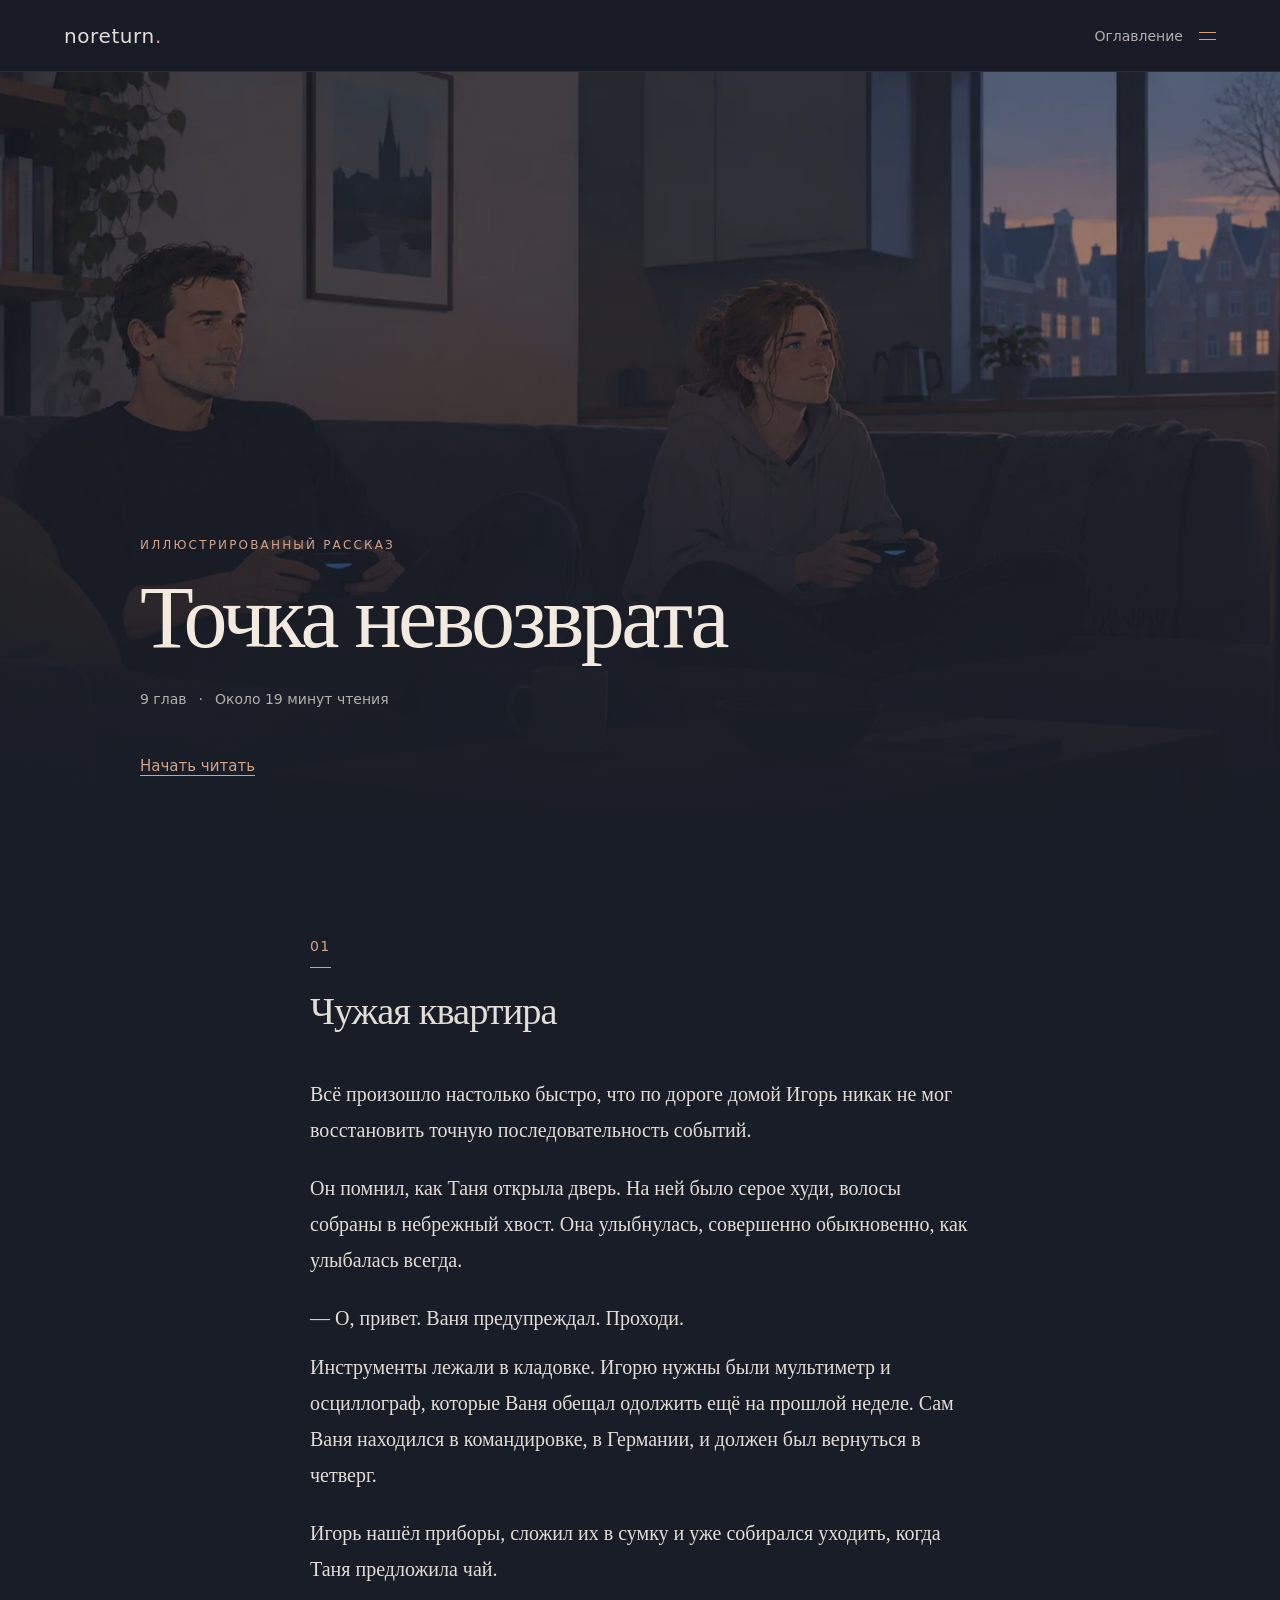
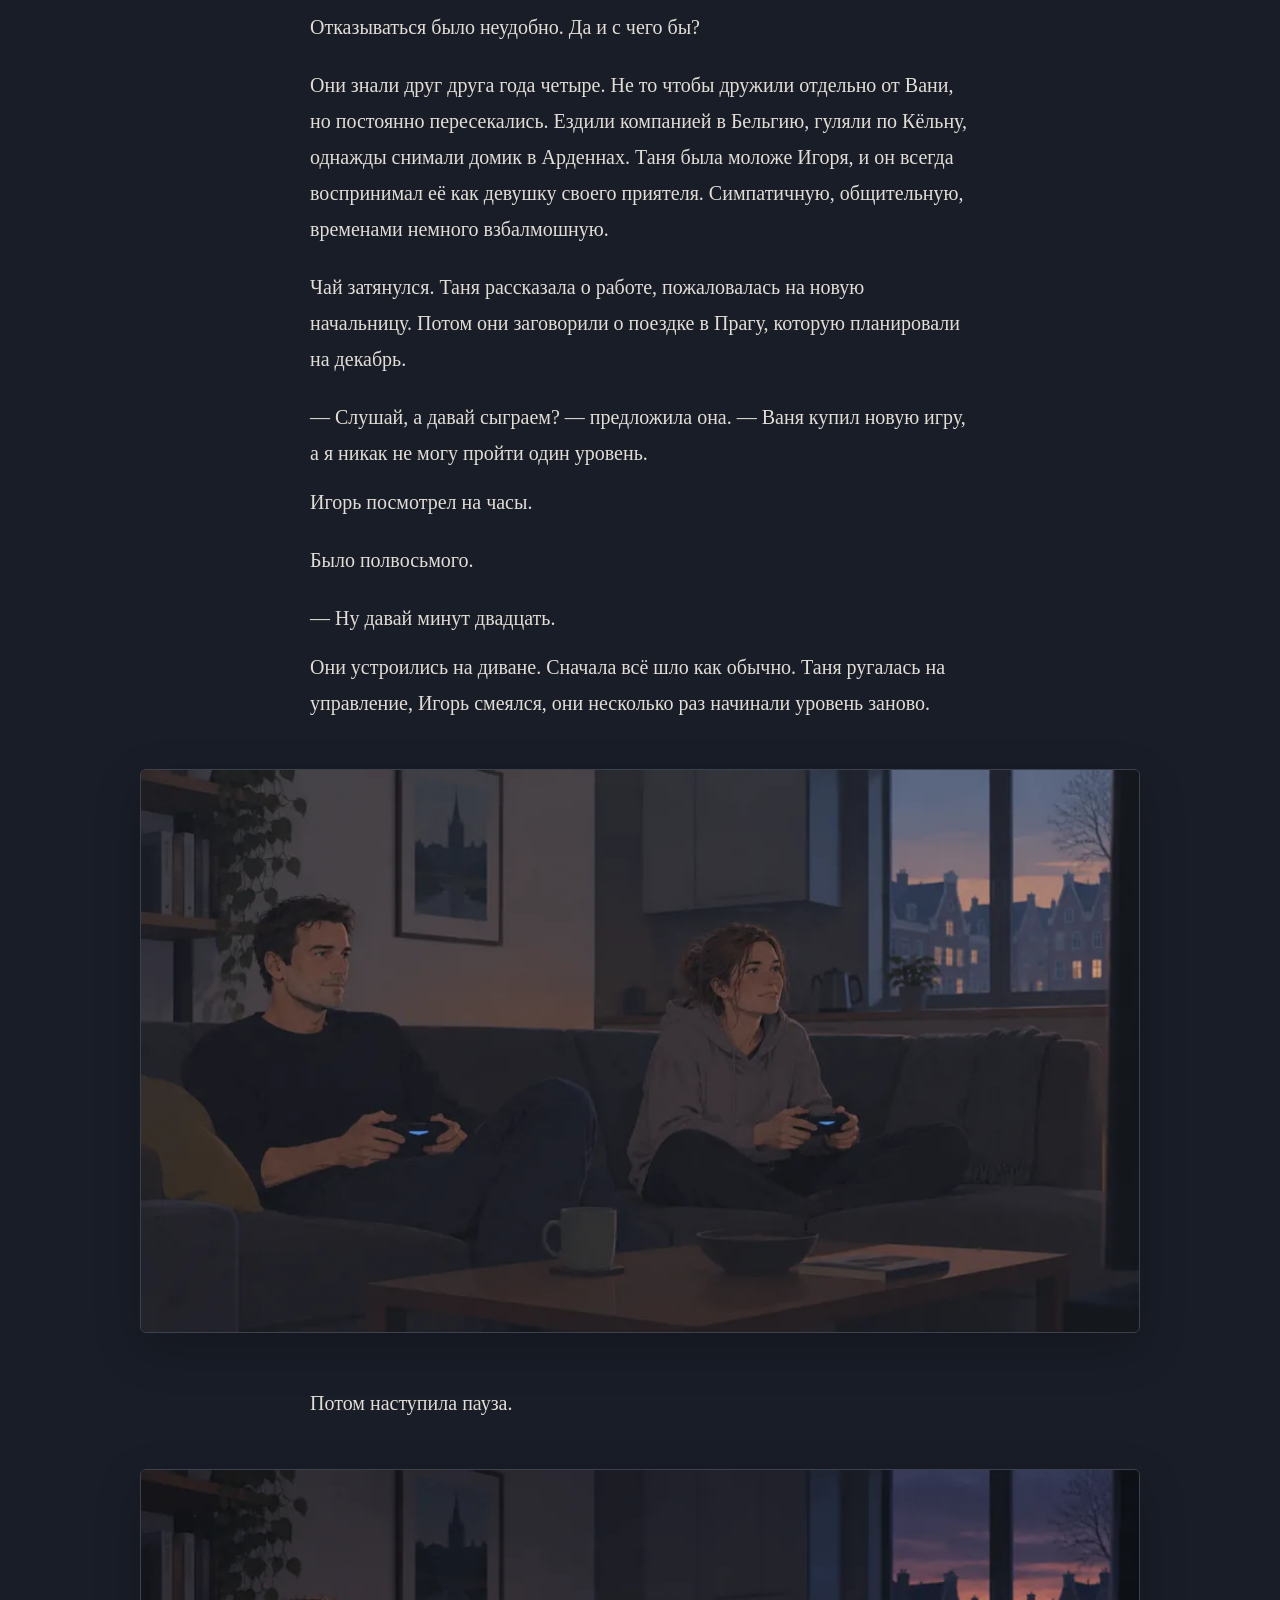
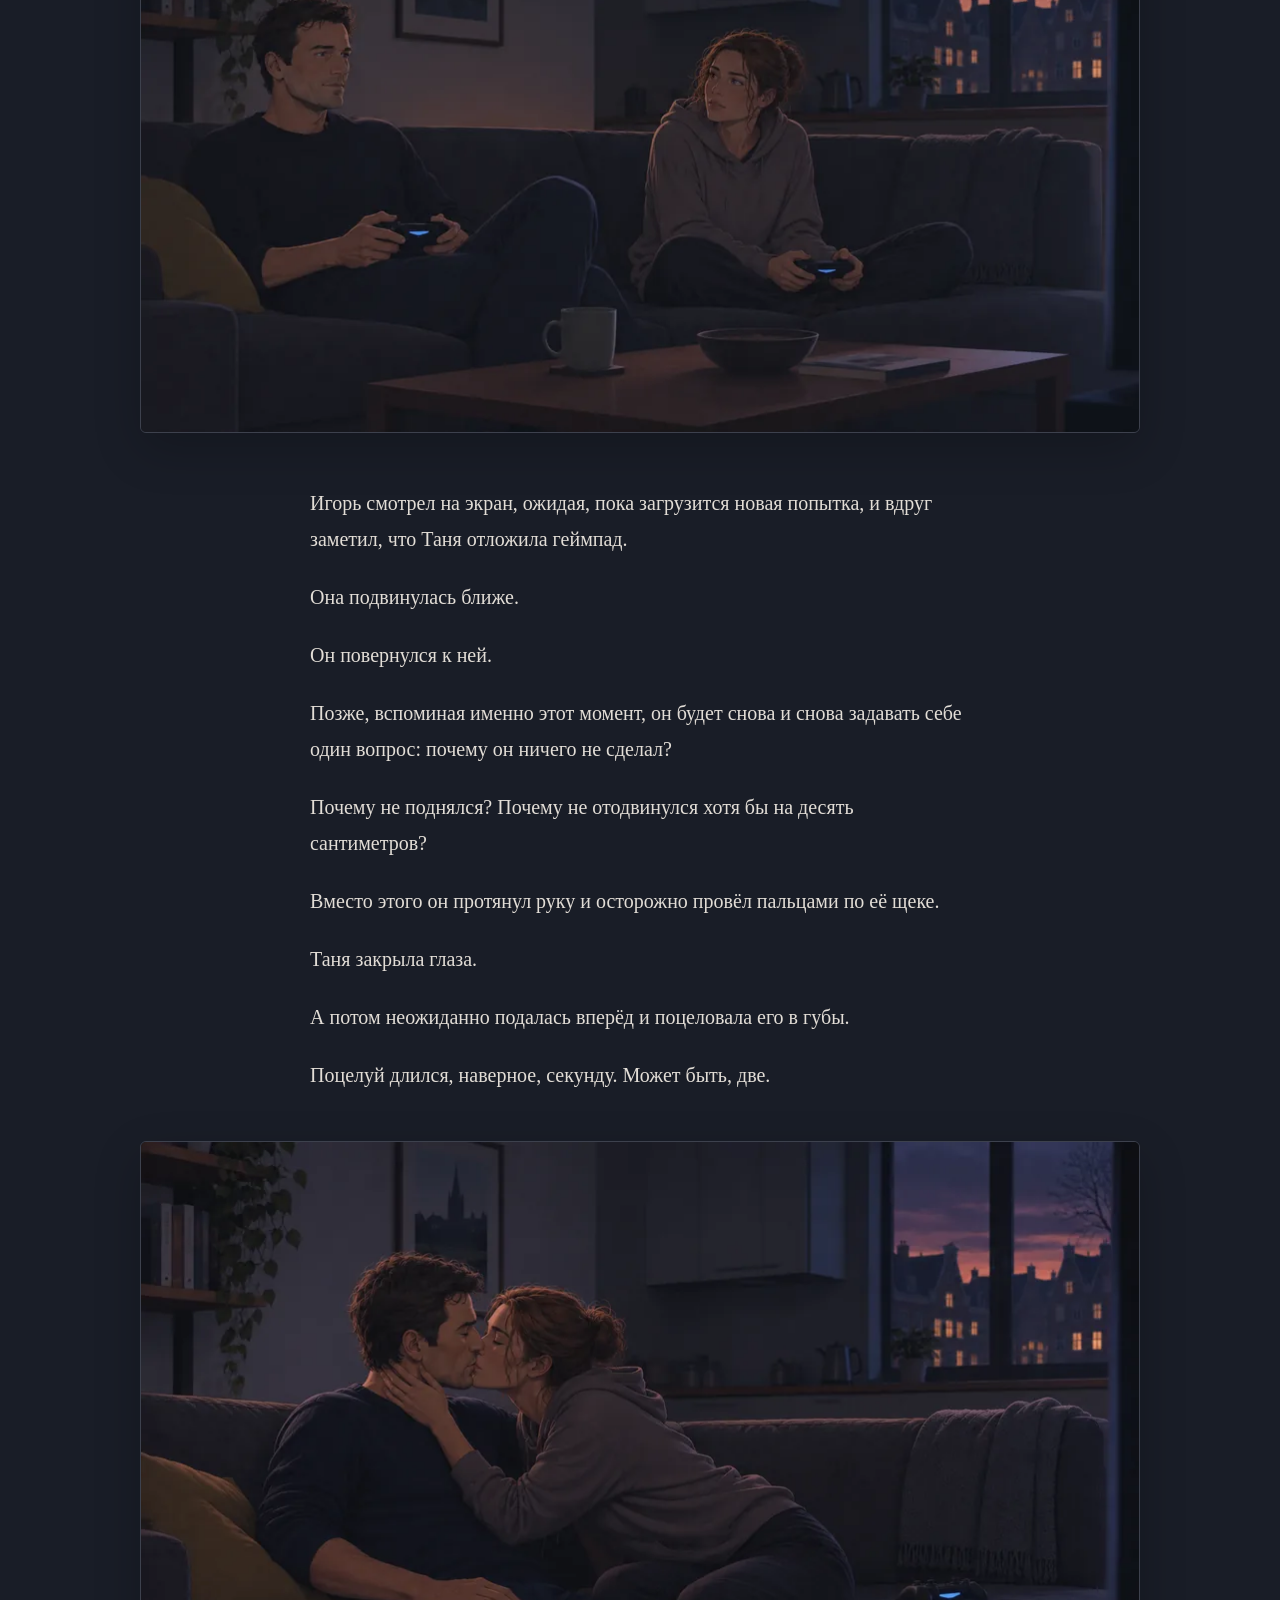
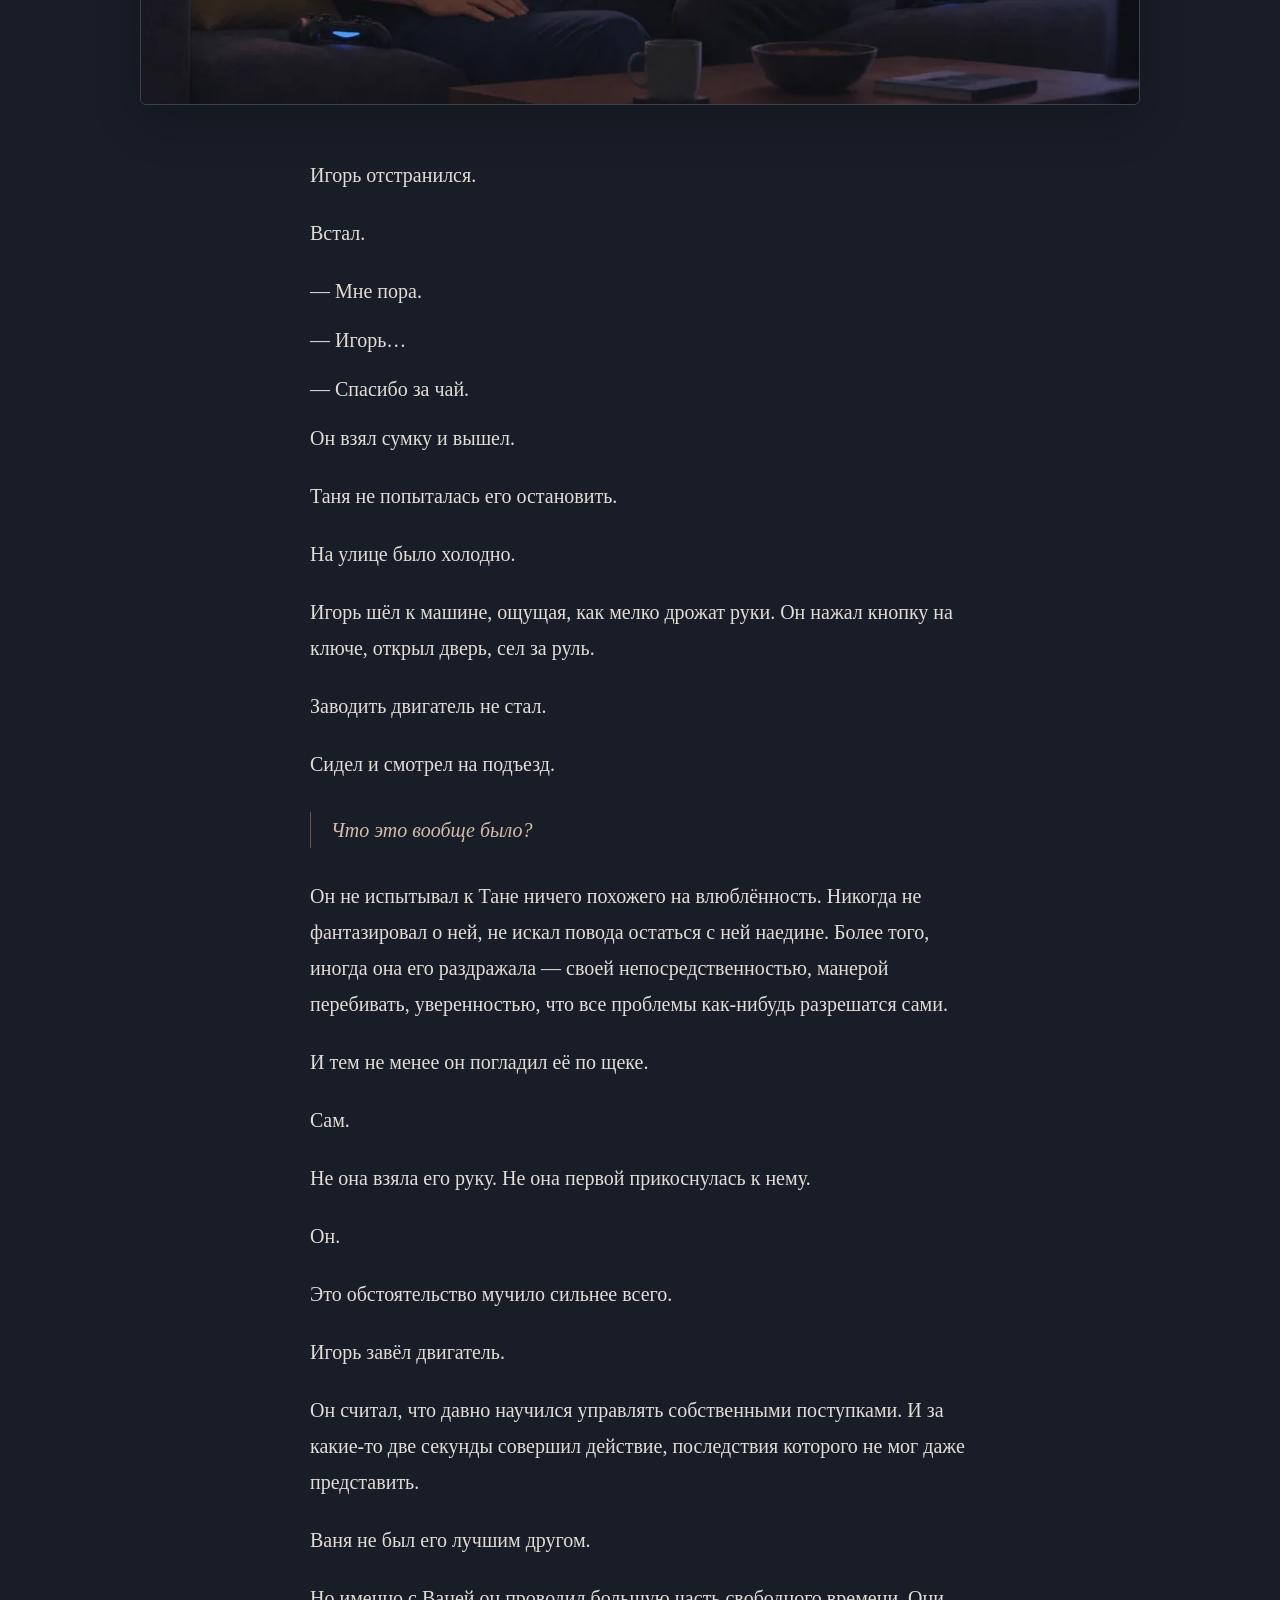
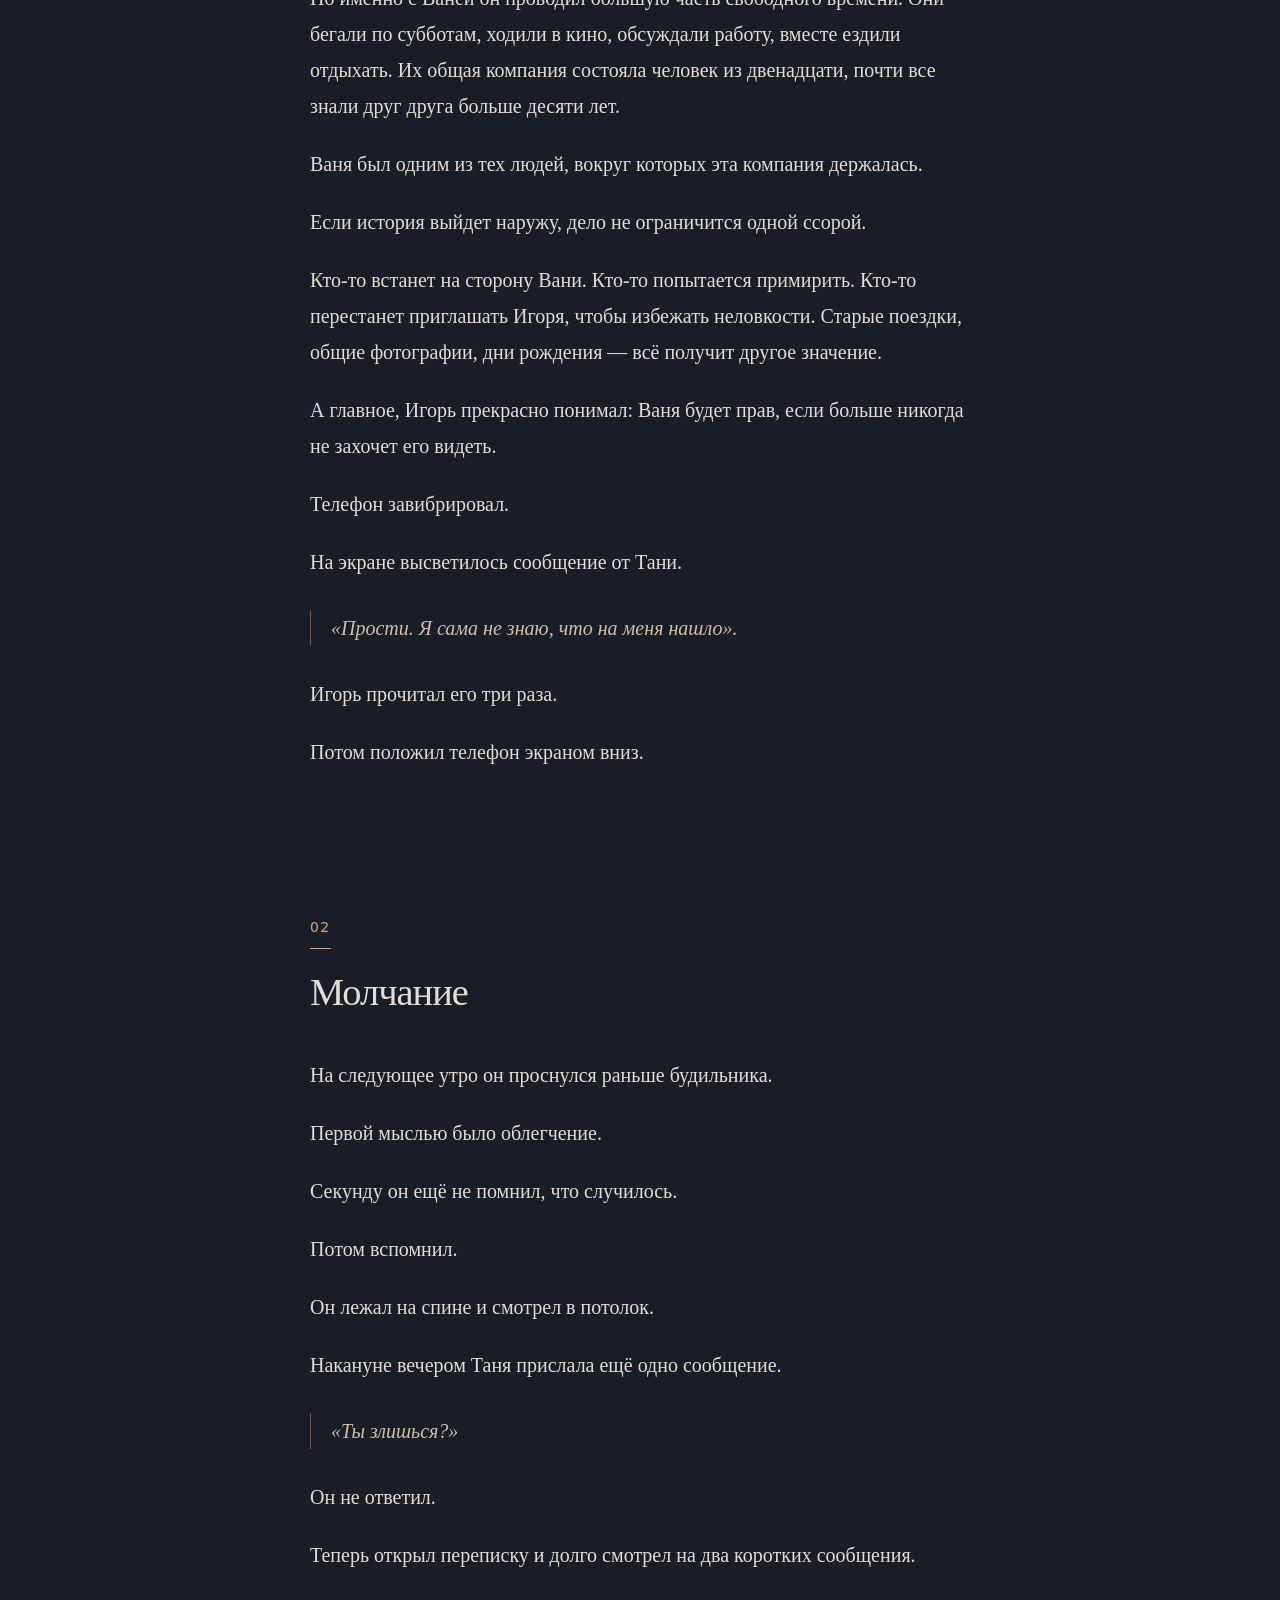
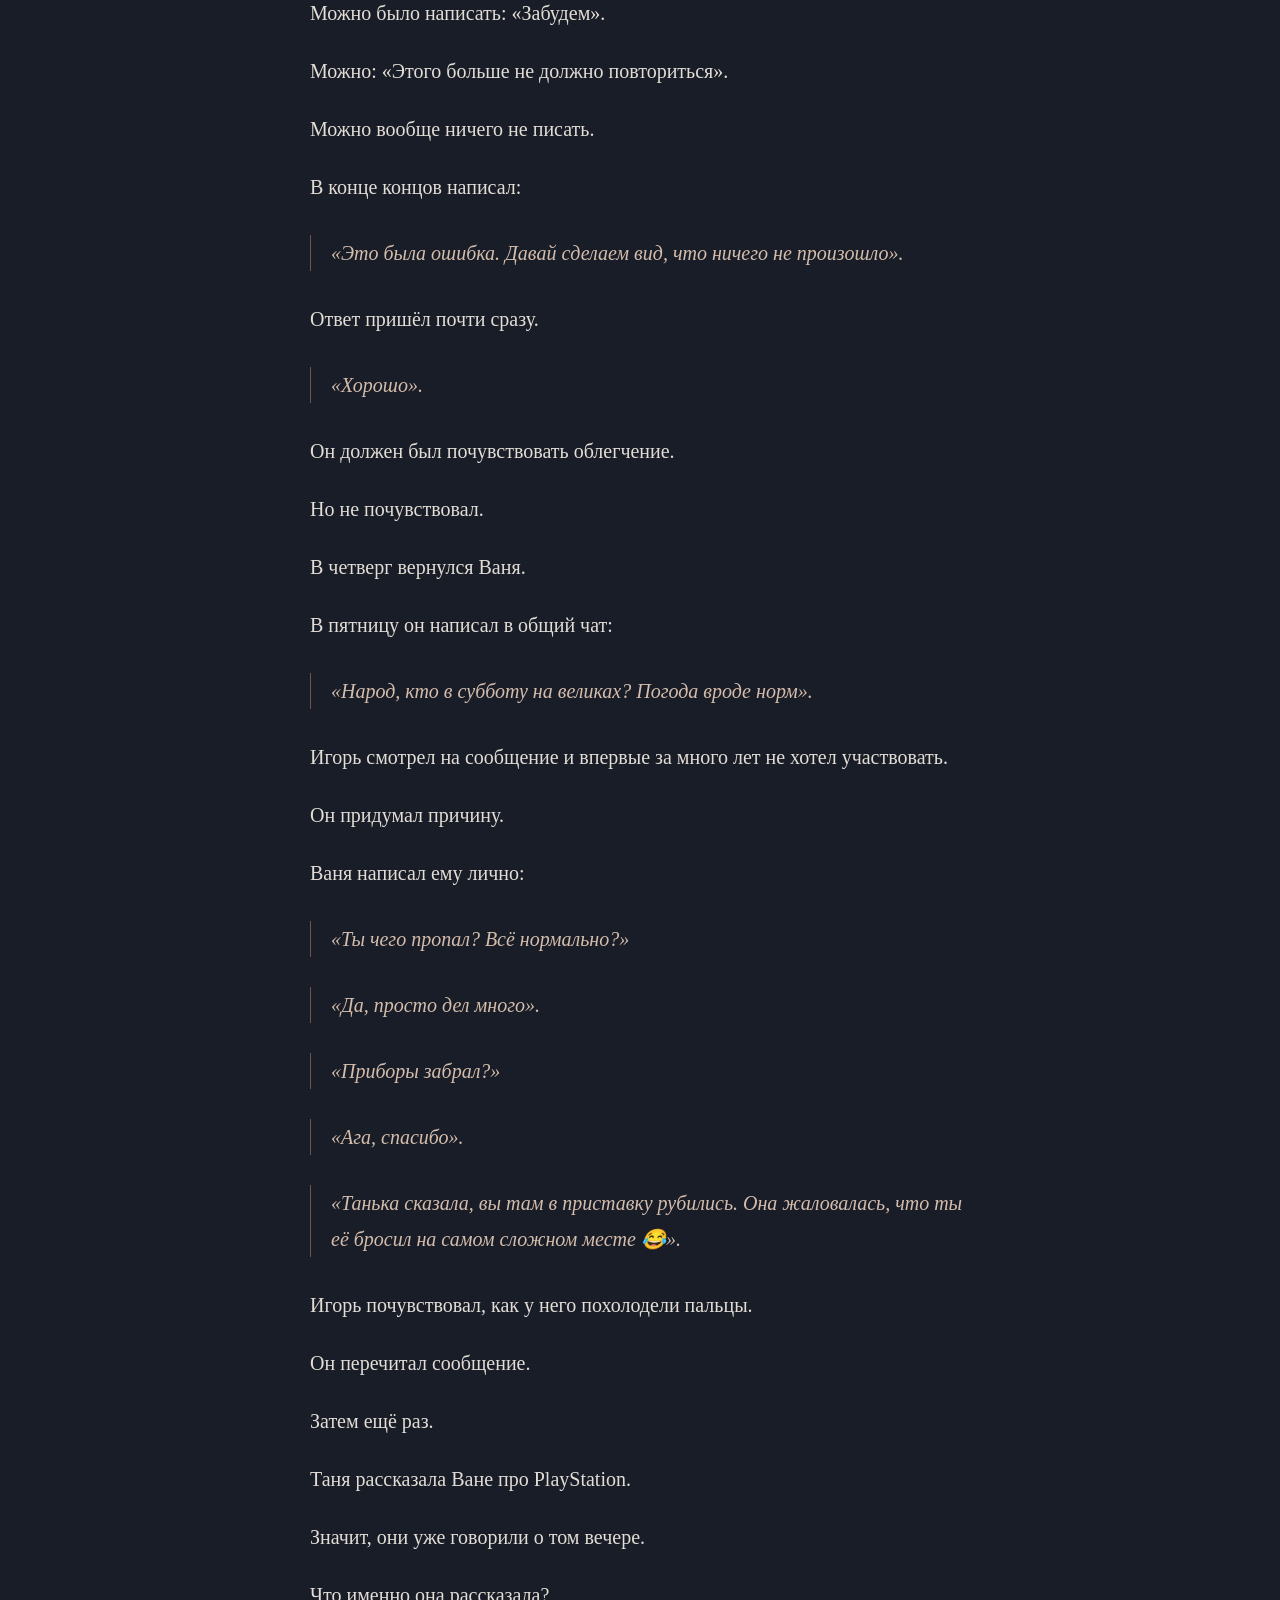
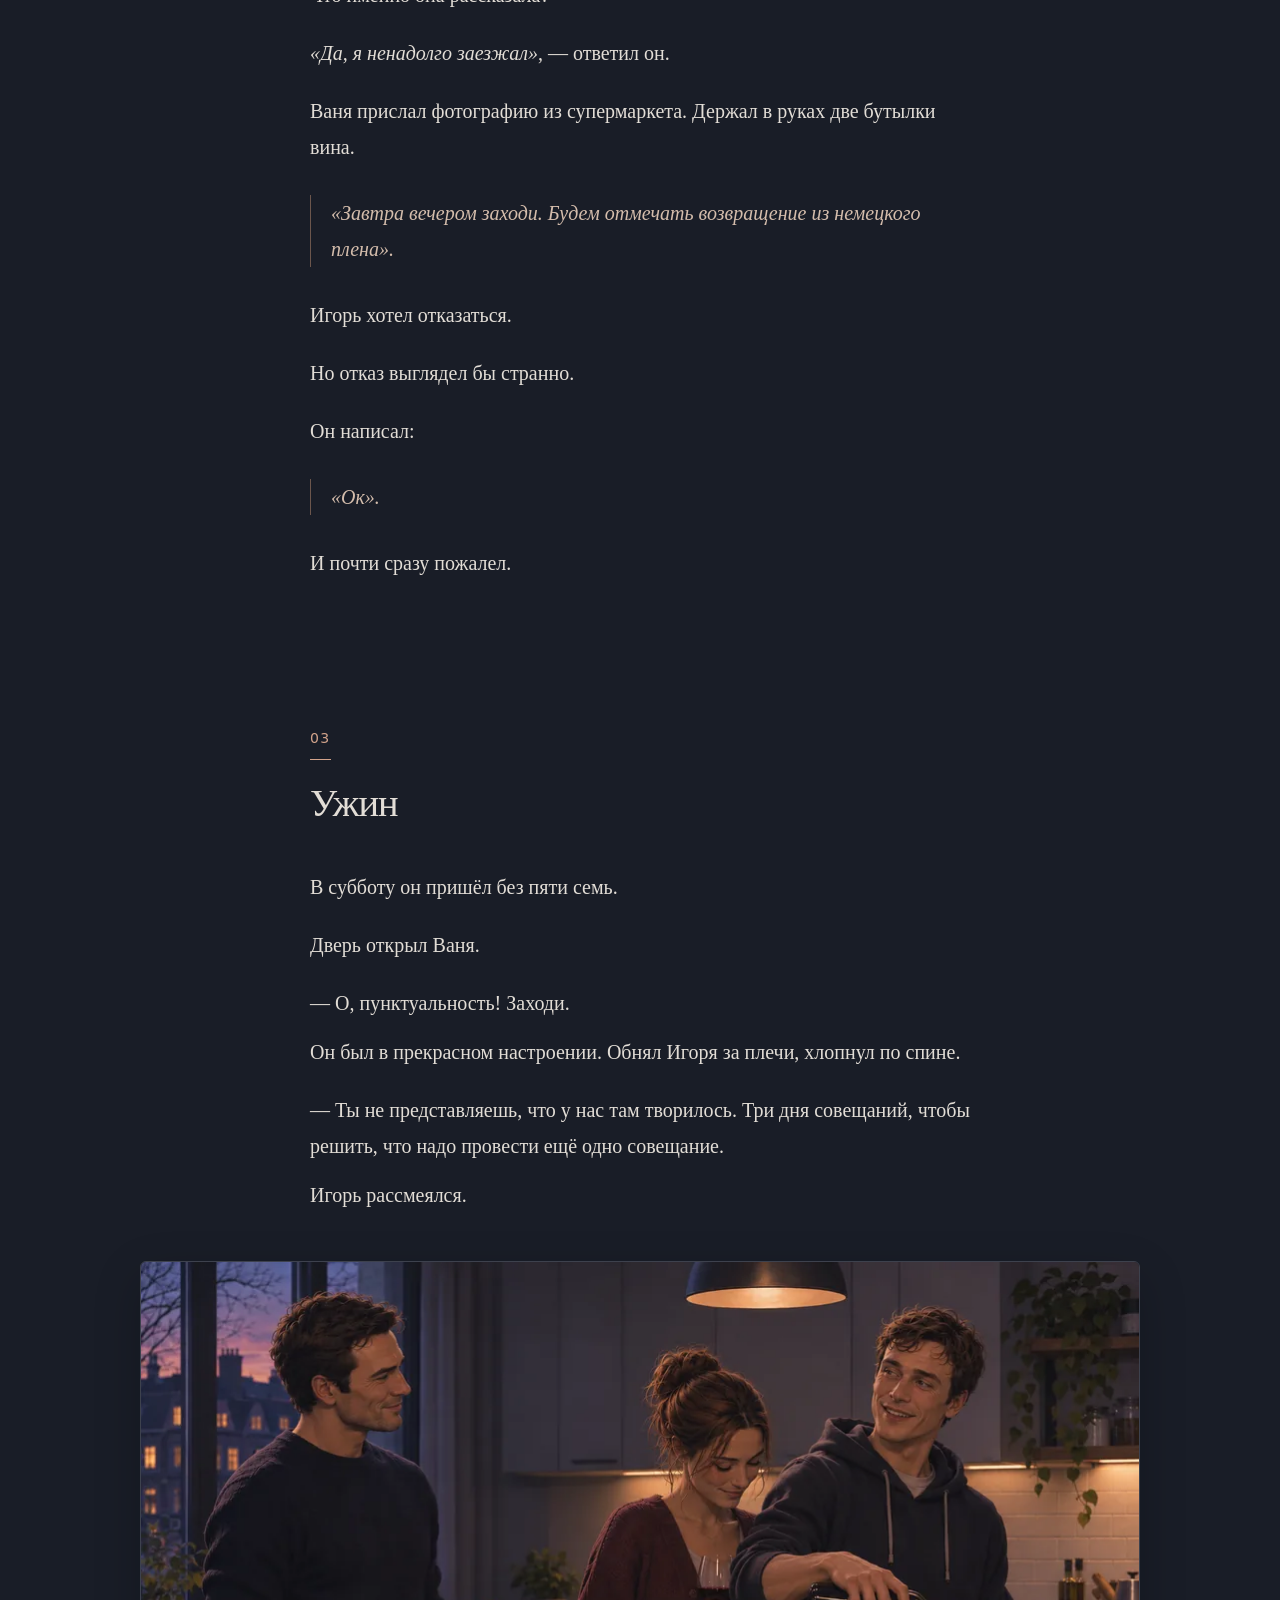
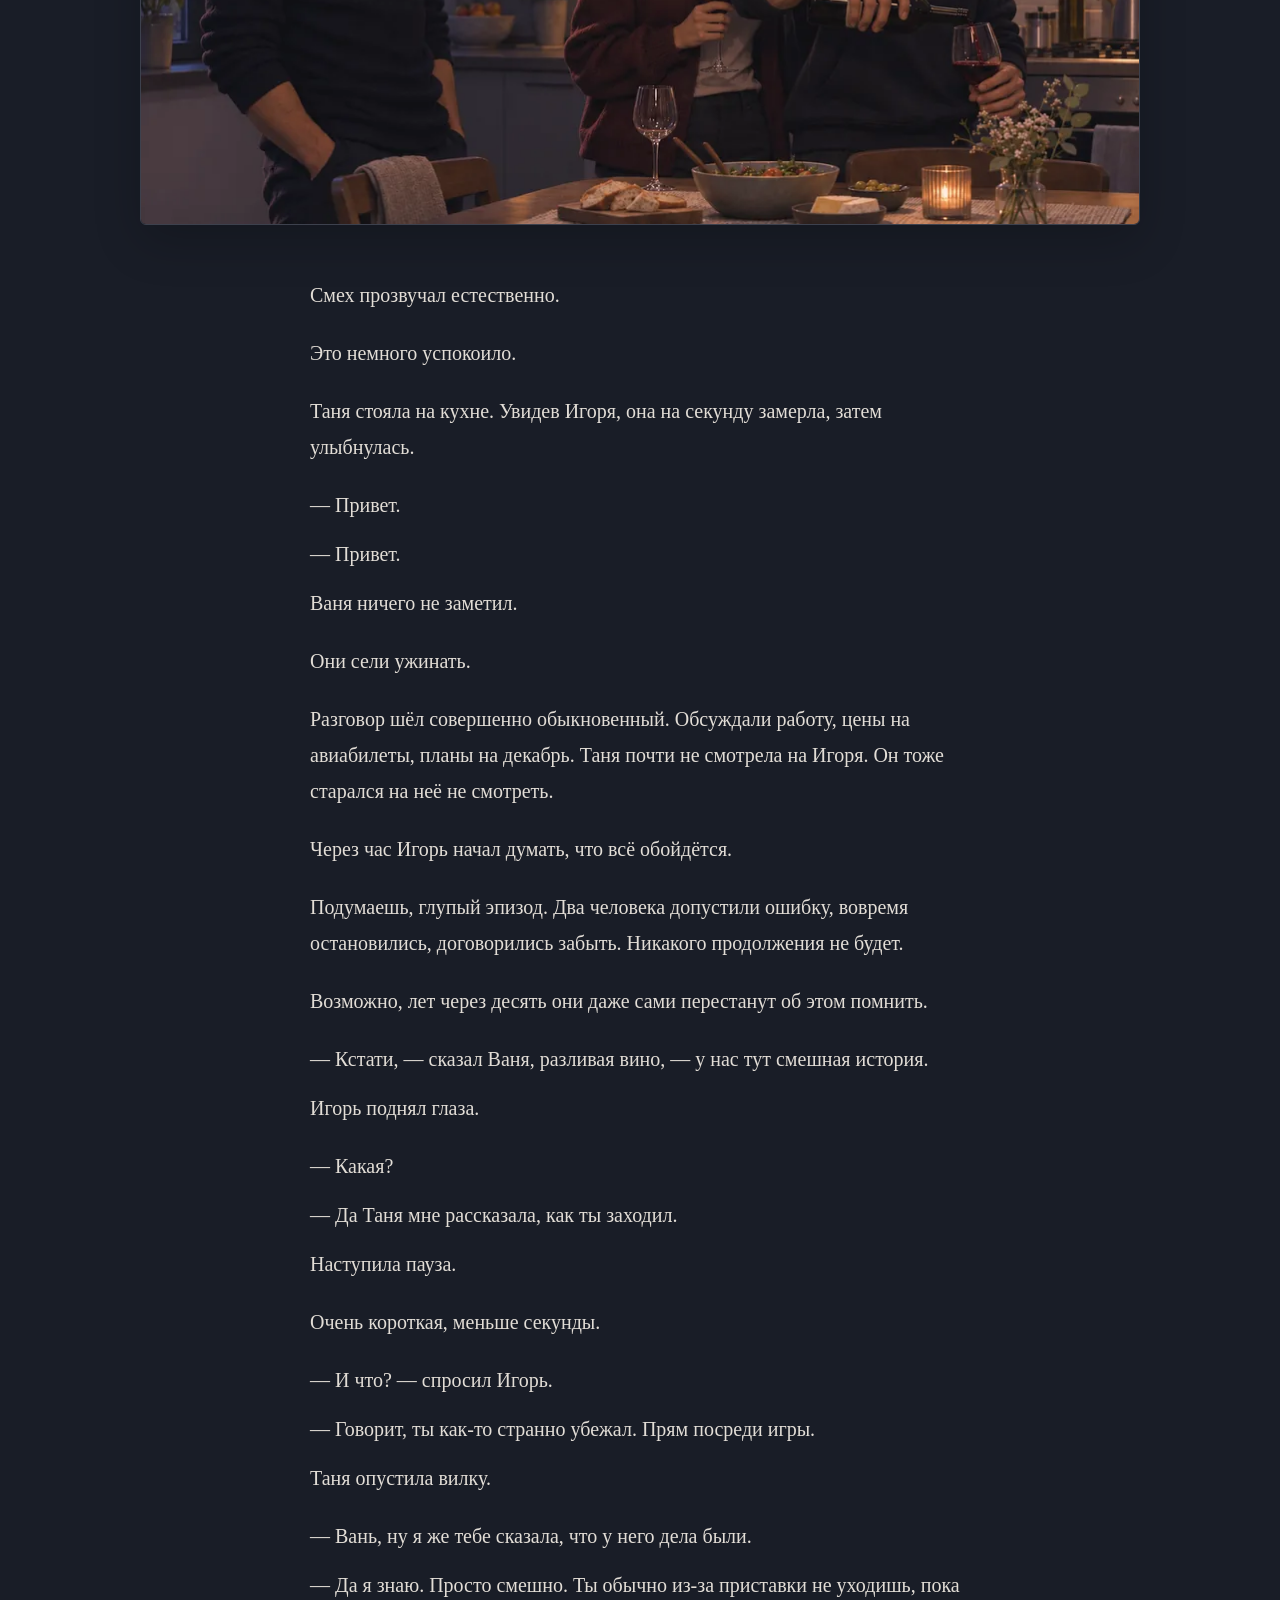
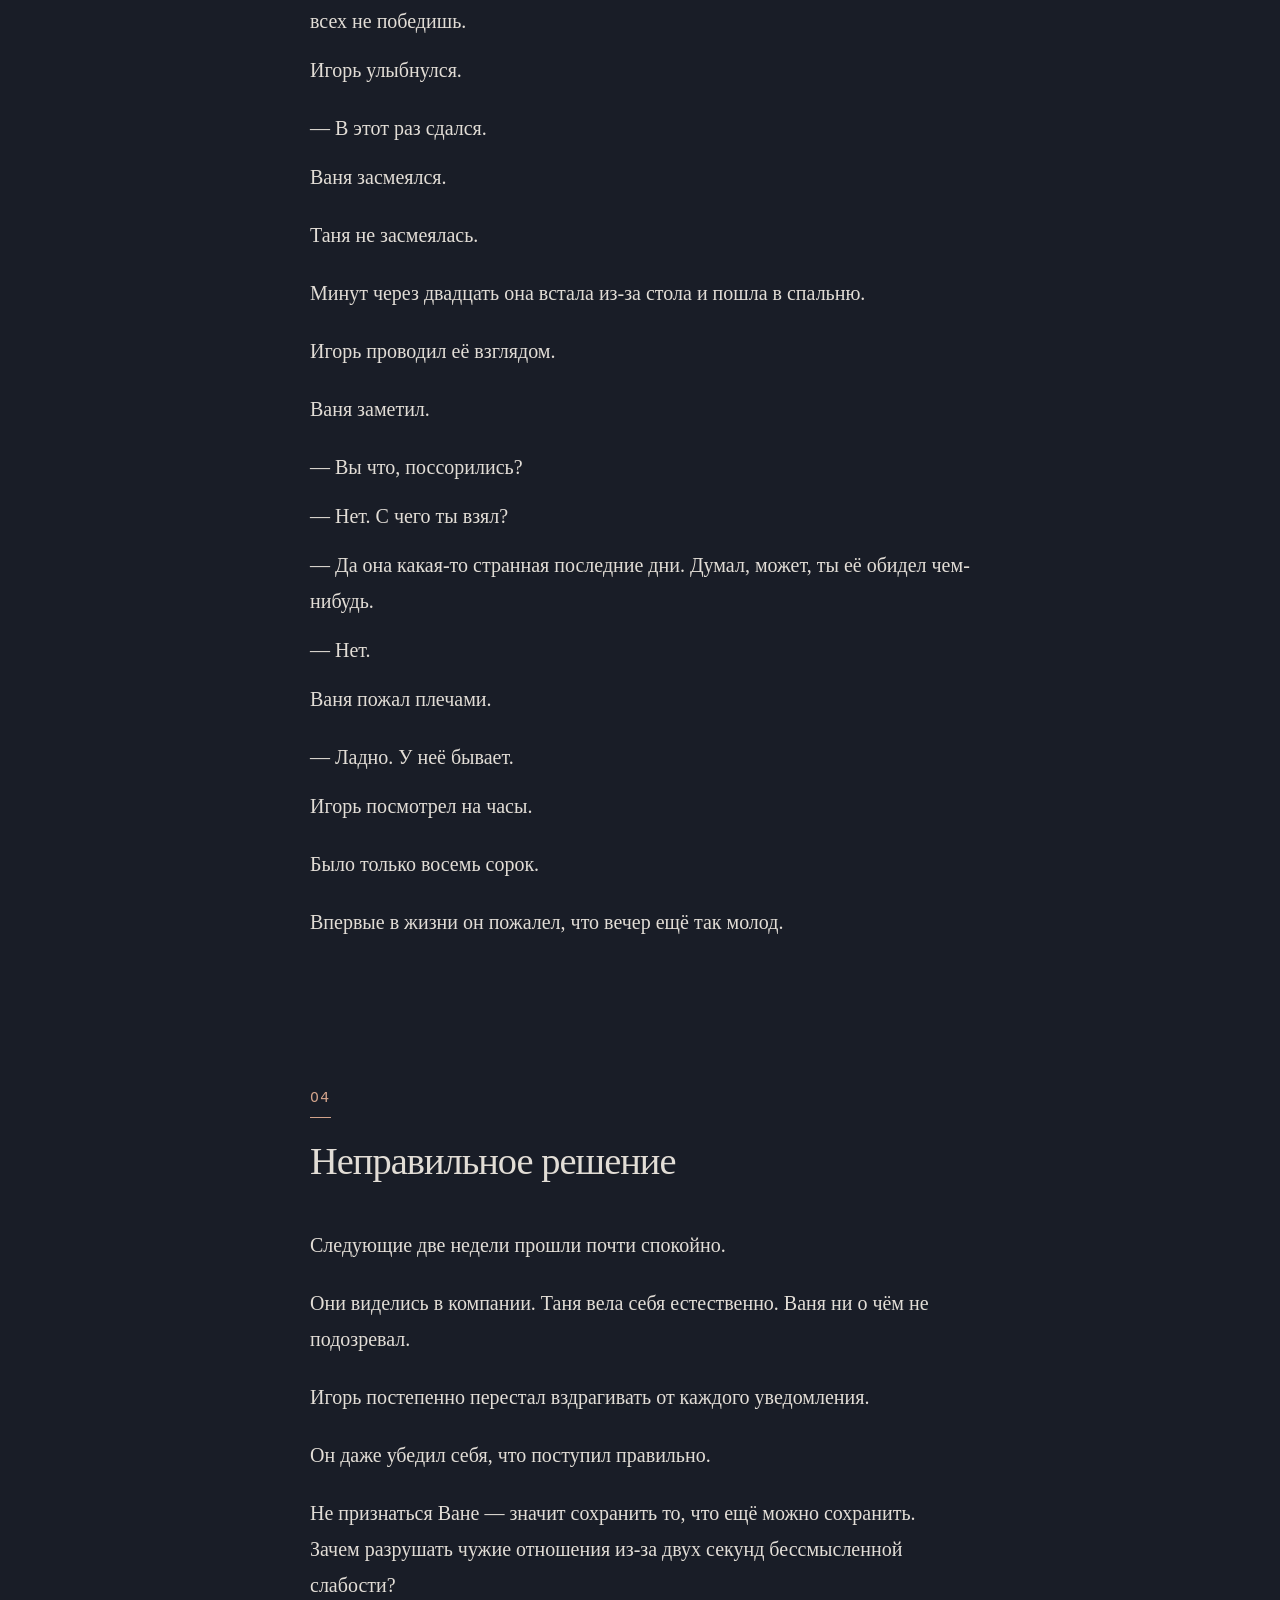
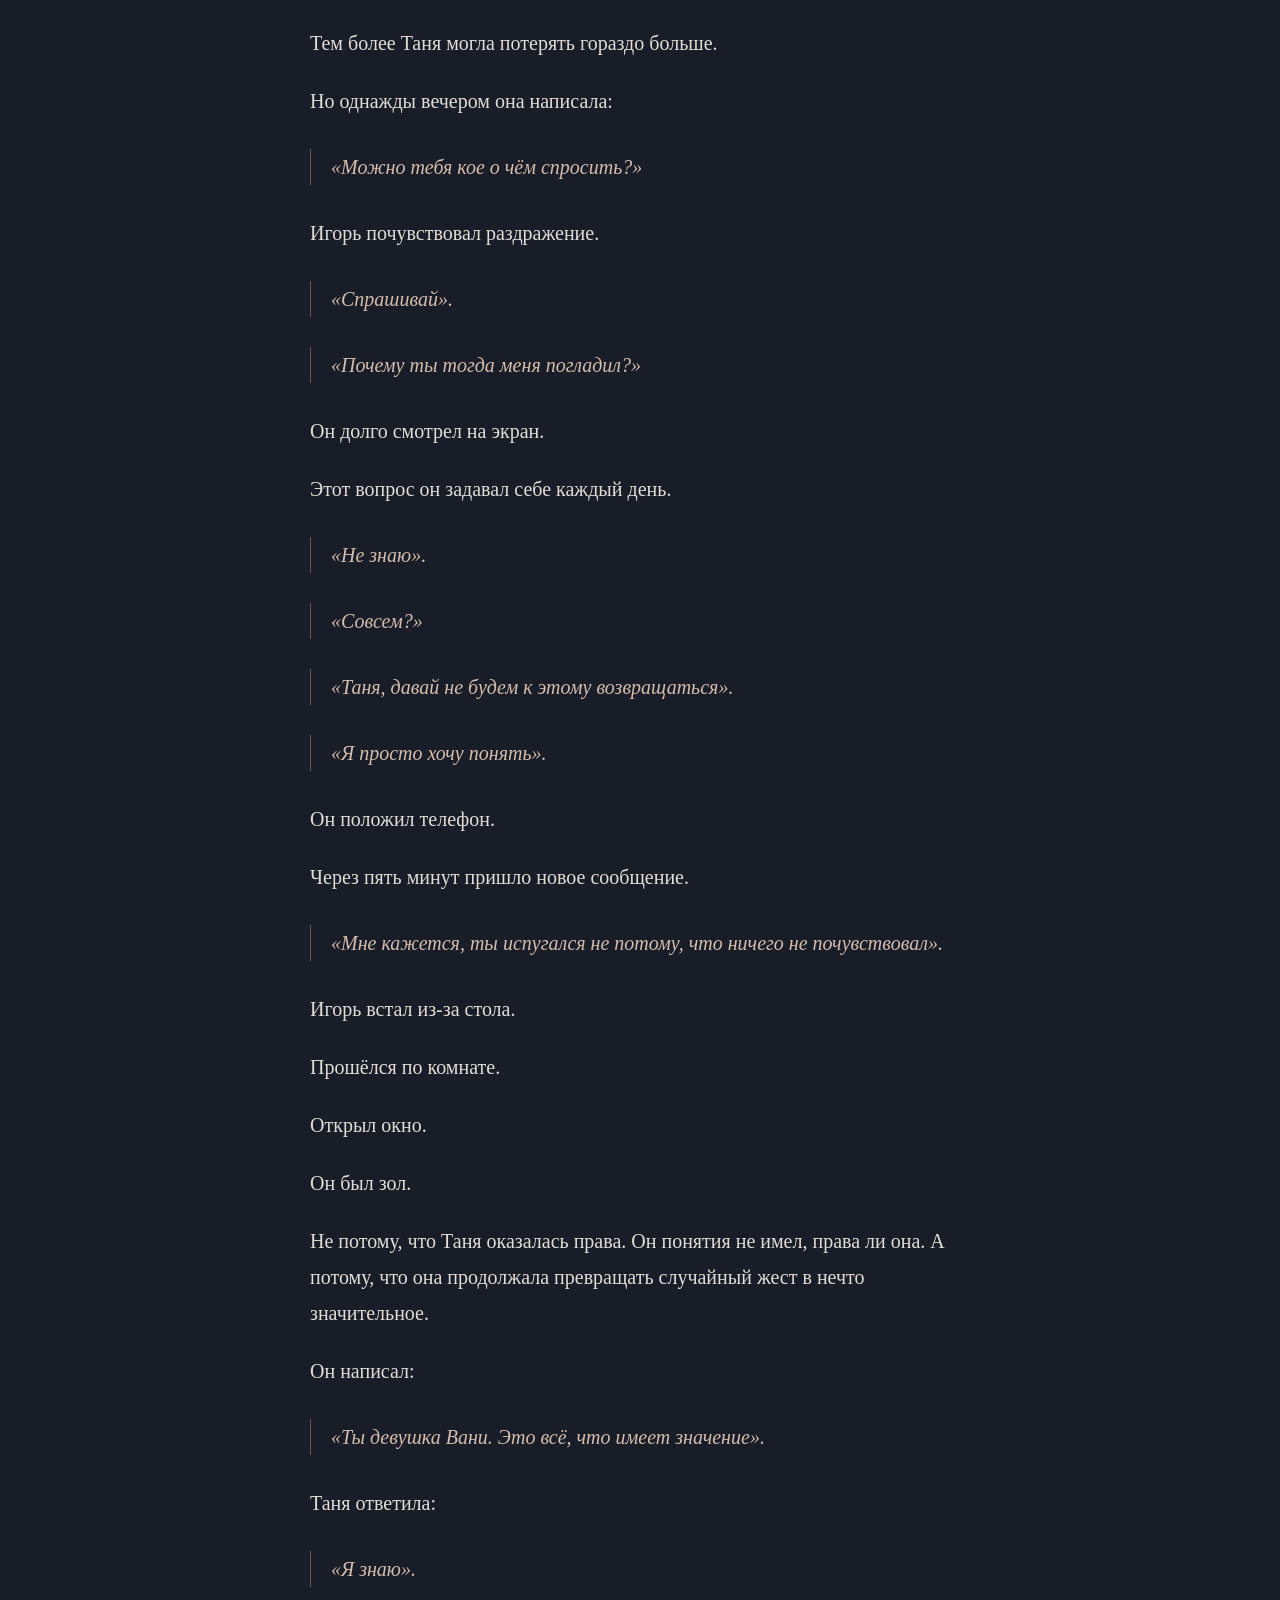
<file: docs/index.html>
<!doctype html>
<html lang="ru">
<head>
  <meta charset="utf-8">
  <meta name="viewport" content="width=device-width, initial-scale=1">
  <meta name="theme-color" content="#191d27">
  <meta name="description" content="Точка невозврата — иллюстрированный рассказ о доверии, выборе и том, что нельзя вернуть.">
  <meta property="og:type" content="article">
  <meta property="og:title" content="Точка невозврата">
  <meta property="og:description" content="Иллюстрированный рассказ в девяти главах.">
  <title>Точка невозврата — noreturn</title>
  <link rel="icon" href="assets/favicon.svg" type="image/svg+xml">
  <link rel="stylesheet" href="assets/style.css">
  <script src="assets/reader.js" defer></script>
</head>
<body id="top">
  <a class="skip-link" href="#story">Перейти к рассказу</a>
  <div class="reading-progress" aria-hidden="true"><span id="progress"></span></div>
  <header class="site-header">
    <a class="wordmark" href="#top" aria-label="Точка невозврата — к началу">noreturn<span>.</span></a>
    <details class="contents" id="contents">
      <summary>Оглавление <span class="menu-icon" aria-hidden="true"></span></summary>
      <nav aria-label="Главы рассказа"><a href="#chapter-1"><span>01</span>Чужая квартира</a>
<a href="#chapter-2"><span>02</span>Молчание</a>
<a href="#chapter-3"><span>03</span>Ужин</a>
<a href="#chapter-4"><span>04</span>Неправильное решение</a>
<a href="#chapter-5"><span>05</span>В кафе</a>
<a href="#chapter-6"><span>06</span>Девять семнадцать</a>
<a href="#chapter-7"><span>07</span>Компания</a>
<a href="#chapter-8"><span>08</span>Чужая правда</a>
<a href="#chapter-9"><span>09</span>Катастрофа</a></nav>
    </details>
  </header>
  <div class="cover">
    <div class="cover-image"><img src="assets/scene-01-1600.webp" srcset="assets/scene-01-640.webp 640w, assets/scene-01-1000.webp 1000w, assets/scene-01-1600.webp 1600w" sizes="100vw" width="1600" height="900" alt="" decoding="async" fetchpriority="high"></div>
    <div class="cover-shade"></div>
    <div class="cover-content">
      <p class="eyebrow">Иллюстрированный рассказ</p>
      <h1>Точка невозврата</h1>
      <p class="cover-meta">9 глав <span aria-hidden="true">·</span> Около 19 минут чтения</p>
      <a class="start-reading" href="#chapter-1">Начать читать</a>
    </div>
  </div>
  <main id="story" class="story" aria-label="Рассказ">
    <section class="chapter" id="chapter-1" aria-labelledby="heading-1">
<h2 id="heading-1"><span class="chapter-number">01</span>Чужая квартира</h2>
<p class="">Всё произошло настолько быстро, что по дороге домой Игорь никак не мог восстановить точную последовательность событий.</p>
<p class="">Он помнил, как Таня открыла дверь. На ней было серое худи, волосы собраны в небрежный хвост. Она улыбнулась, совершенно обыкновенно, как улыбалась всегда.</p>
<p class="dialogue">— О, привет. Ваня предупреждал. Проходи.</p>
<p class="">Инструменты лежали в кладовке. Игорю нужны были мультиметр и осциллограф, которые Ваня обещал одолжить ещё на прошлой неделе. Сам Ваня находился в командировке, в Германии, и должен был вернуться в четверг.</p>
<p class="">Игорь нашёл приборы, сложил их в сумку и уже собирался уходить, когда Таня предложила чай.</p>
<p class="">Отказываться было неудобно. Да и с чего бы?</p>
<p class="">Они знали друг друга года четыре. Не то чтобы дружили отдельно от Вани, но постоянно пересекались. Ездили компанией в Бельгию, гуляли по Кёльну, однажды снимали домик в Арденнах. Таня была моложе Игоря, и он всегда воспринимал её как девушку своего приятеля. Симпатичную, общительную, временами немного взбалмошную.</p>
<p class="">Чай затянулся. Таня рассказала о работе, пожаловалась на новую начальницу. Потом они заговорили о поездке в Прагу, которую планировали на декабрь.</p>
<p class="dialogue">— Слушай, а давай сыграем? — предложила она. — Ваня купил новую игру, а я никак не могу пройти один уровень.</p>
<p class="">Игорь посмотрел на часы.</p>
<p class="">Было полвосьмого.</p>
<p class="dialogue">— Ну давай минут двадцать.</p>
<p class="">Они устроились на диване. Сначала всё шло как обычно. Таня ругалась на управление, Игорь смеялся, они несколько раз начинали уровень заново.</p>
<figure class="scene"><img src="assets/scene-01-1600.webp" srcset="assets/scene-01-640.webp 640w, assets/scene-01-1000.webp 1000w, assets/scene-01-1600.webp 1600w" sizes="(max-width: 1040px) calc(100vw - 32px), 1000px" width="1600" height="900" alt="Таня и Игорь играют на приставке, сидя на диване" decoding="async" loading="lazy"></figure>
<p class="">Потом наступила пауза.</p>
<figure class="scene"><img src="assets/scene-02-1600.webp" srcset="assets/scene-02-640.webp 640w, assets/scene-02-1000.webp 1000w, assets/scene-02-1600.webp 1600w" sizes="(max-width: 1040px) calc(100vw - 32px), 1000px" width="1600" height="900" alt="Во время паузы Таня смотрит на Игоря" decoding="async" loading="lazy"></figure>
<p class="">Игорь смотрел на экран, ожидая, пока загрузится новая попытка, и вдруг заметил, что Таня отложила геймпад.</p>
<p class="">Она подвинулась ближе.</p>
<p class="">Он повернулся к ней.</p>
<p class="">Позже, вспоминая именно этот момент, он будет снова и снова задавать себе один вопрос: почему он ничего не сделал?</p>
<p class="">Почему не поднялся? Почему не отодвинулся хотя бы на десять сантиметров?</p>
<p class="">Вместо этого он протянул руку и осторожно провёл пальцами по её щеке.</p>
<p class="">Таня закрыла глаза.</p>
<p class="">А потом неожиданно подалась вперёд и поцеловала его в губы.</p>
<p class="">Поцелуй длился, наверное, секунду. Может быть, две.</p>
<figure class="scene"><img src="assets/scene-03-1600.webp" srcset="assets/scene-03-640.webp 640w, assets/scene-03-1000.webp 1000w, assets/scene-03-1600.webp 1600w" sizes="(max-width: 1040px) calc(100vw - 32px), 1000px" width="1600" height="901" alt="Таня целует Игоря; геймпады отложены" decoding="async" loading="lazy"></figure>
<p class="">Игорь отстранился.</p>
<p class="">Встал.</p>
<p class="dialogue">— Мне пора.</p>
<p class="dialogue">— Игорь…</p>
<p class="dialogue">— Спасибо за чай.</p>
<p class="">Он взял сумку и вышел.</p>
<p class="">Таня не попыталась его остановить.</p>
<p class="">На улице было холодно.</p>
<p class="">Игорь шёл к машине, ощущая, как мелко дрожат руки. Он нажал кнопку на ключе, открыл дверь, сел за руль.</p>
<p class="">Заводить двигатель не стал.</p>
<p class="">Сидел и смотрел на подъезд.</p>
<p class="message"><em>Что это вообще было?</em></p>
<p class="">Он не испытывал к Тане ничего похожего на влюблённость. Никогда не фантазировал о ней, не искал повода остаться с ней наедине. Более того, иногда она его раздражала — своей непосредственностью, манерой перебивать, уверенностью, что все проблемы как-нибудь разрешатся сами.</p>
<p class="">И тем не менее он погладил её по щеке.</p>
<p class="">Сам.</p>
<p class="">Не она взяла его руку. Не она первой прикоснулась к нему.</p>
<p class="">Он.</p>
<p class="">Это обстоятельство мучило сильнее всего.</p>
<p class="">Игорь завёл двигатель.</p>
<p class="">Он считал, что давно научился управлять собственными поступками. И за какие-то две секунды совершил действие, последствия которого не мог даже представить.</p>
<p class="">Ваня не был его лучшим другом.</p>
<p class="">Но именно с Ваней он проводил большую часть свободного времени. Они бегали по субботам, ходили в кино, обсуждали работу, вместе ездили отдыхать. Их общая компания состояла человек из двенадцати, почти все знали друг друга больше десяти лет.</p>
<p class="">Ваня был одним из тех людей, вокруг которых эта компания держалась.</p>
<p class="">Если история выйдет наружу, дело не ограничится одной ссорой.</p>
<p class="">Кто-то встанет на сторону Вани. Кто-то попытается примирить. Кто-то перестанет приглашать Игоря, чтобы избежать неловкости. Старые поездки, общие фотографии, дни рождения — всё получит другое значение.</p>
<p class="">А главное, Игорь прекрасно понимал: Ваня будет прав, если больше никогда не захочет его видеть.</p>
<p class="">Телефон завибрировал.</p>
<p class="">На экране высветилось сообщение от Тани.</p>
<p class="message"><em>«Прости. Я сама не знаю, что на меня нашло».</em></p>
<p class="">Игорь прочитал его три раза.</p>
<p class="">Потом положил телефон экраном вниз.</p>
</section>
<section class="chapter" id="chapter-2" aria-labelledby="heading-2">
<h2 id="heading-2"><span class="chapter-number">02</span>Молчание</h2>
<p class="">На следующее утро он проснулся раньше будильника.</p>
<p class="">Первой мыслью было облегчение.</p>
<p class="">Секунду он ещё не помнил, что случилось.</p>
<p class="">Потом вспомнил.</p>
<p class="">Он лежал на спине и смотрел в потолок.</p>
<p class="">Накануне вечером Таня прислала ещё одно сообщение.</p>
<p class="message"><em>«Ты злишься?»</em></p>
<p class="">Он не ответил.</p>
<p class="">Теперь открыл переписку и долго смотрел на два коротких сообщения.</p>
<p class="">Можно было написать: «Забудем».</p>
<p class="">Можно: «Этого больше не должно повториться».</p>
<p class="">Можно вообще ничего не писать.</p>
<p class="">В конце концов написал:</p>
<p class="message"><em>«Это была ошибка. Давай сделаем вид, что ничего не произошло».</em></p>
<p class="">Ответ пришёл почти сразу.</p>
<p class="message"><em>«Хорошо».</em></p>
<p class="">Он должен был почувствовать облегчение.</p>
<p class="">Но не почувствовал.</p>
<p class="">В четверг вернулся Ваня.</p>
<p class="">В пятницу он написал в общий чат:</p>
<p class="message"><em>«Народ, кто в субботу на великах? Погода вроде норм».</em></p>
<p class="">Игорь смотрел на сообщение и впервые за много лет не хотел участвовать.</p>
<p class="">Он придумал причину.</p>
<p class="">Ваня написал ему лично:</p>
<p class="message"><em>«Ты чего пропал? Всё нормально?»</em></p>
<p class="message"><em>«Да, просто дел много».</em></p>
<p class="message"><em>«Приборы забрал?»</em></p>
<p class="message"><em>«Ага, спасибо».</em></p>
<p class="message"><em>«Танька сказала, вы там в приставку рубились. Она жаловалась, что ты её бросил на самом сложном месте 😂».</em></p>
<p class="">Игорь почувствовал, как у него похолодели пальцы.</p>
<p class="">Он перечитал сообщение.</p>
<p class="">Затем ещё раз.</p>
<p class="">Таня рассказала Ване про PlayStation.</p>
<p class="">Значит, они уже говорили о том вечере.</p>
<p class="">Что именно она рассказала?</p>
<p class=""><em>«Да, я ненадолго заезжал»</em>, — ответил он.</p>
<p class="">Ваня прислал фотографию из супермаркета. Держал в руках две бутылки вина.</p>
<p class="message"><em>«Завтра вечером заходи. Будем отмечать возвращение из немецкого плена».</em></p>
<p class="">Игорь хотел отказаться.</p>
<p class="">Но отказ выглядел бы странно.</p>
<p class="">Он написал:</p>
<p class="message"><em>«Ок».</em></p>
<p class="">И почти сразу пожалел.</p>
</section>
<section class="chapter" id="chapter-3" aria-labelledby="heading-3">
<h2 id="heading-3"><span class="chapter-number">03</span>Ужин</h2>
<p class="">В субботу он пришёл без пяти семь.</p>
<p class="">Дверь открыл Ваня.</p>
<p class="dialogue">— О, пунктуальность! Заходи.</p>
<p class="">Он был в прекрасном настроении. Обнял Игоря за плечи, хлопнул по спине.</p>
<p class="dialogue">— Ты не представляешь, что у нас там творилось. Три дня совещаний, чтобы решить, что надо провести ещё одно совещание.</p>
<p class="">Игорь рассмеялся.</p>
<figure class="scene"><img src="assets/scene-04-1600.webp" srcset="assets/scene-04-640.webp 640w, assets/scene-04-1000.webp 1000w, assets/scene-04-1600.webp 1600w" sizes="(max-width: 1040px) calc(100vw - 32px), 1000px" width="1600" height="902" alt="Warm Kitchen Wine Gathering.png" decoding="async" loading="lazy"></figure>
<p class="">Смех прозвучал естественно.</p>
<p class="">Это немного успокоило.</p>
<p class="">Таня стояла на кухне. Увидев Игоря, она на секунду замерла, затем улыбнулась.</p>
<p class="dialogue">— Привет.</p>
<p class="dialogue">— Привет.</p>
<p class="">Ваня ничего не заметил.</p>
<p class="">Они сели ужинать.</p>
<p class="">Разговор шёл совершенно обыкновенный. Обсуждали работу, цены на авиабилеты, планы на декабрь. Таня почти не смотрела на Игоря. Он тоже старался на неё не смотреть.</p>
<p class="">Через час Игорь начал думать, что всё обойдётся.</p>
<p class="">Подумаешь, глупый эпизод. Два человека допустили ошибку, вовремя остановились, договорились забыть. Никакого продолжения не будет.</p>
<p class="">Возможно, лет через десять они даже сами перестанут об этом помнить.</p>
<p class="dialogue">— Кстати, — сказал Ваня, разливая вино, — у нас тут смешная история.</p>
<p class="">Игорь поднял глаза.</p>
<p class="dialogue">— Какая?</p>
<p class="dialogue">— Да Таня мне рассказала, как ты заходил.</p>
<p class="">Наступила пауза.</p>
<p class="">Очень короткая, меньше секунды.</p>
<p class="dialogue">— И что? — спросил Игорь.</p>
<p class="dialogue">— Говорит, ты как-то странно убежал. Прям посреди игры.</p>
<p class="">Таня опустила вилку.</p>
<p class="dialogue">— Вань, ну я же тебе сказала, что у него дела были.</p>
<p class="dialogue">— Да я знаю. Просто смешно. Ты обычно из-за приставки не уходишь, пока всех не победишь.</p>
<p class="">Игорь улыбнулся.</p>
<p class="dialogue">— В этот раз сдался.</p>
<p class="">Ваня засмеялся.</p>
<p class="">Таня не засмеялась.</p>
<p class="">Минут через двадцать она встала из-за стола и пошла в спальню.</p>
<p class="">Игорь проводил её взглядом.</p>
<p class="">Ваня заметил.</p>
<p class="dialogue">— Вы что, поссорились?</p>
<p class="dialogue">— Нет. С чего ты взял?</p>
<p class="dialogue">— Да она какая-то странная последние дни. Думал, может, ты её обидел чем-нибудь.</p>
<p class="dialogue">— Нет.</p>
<p class="">Ваня пожал плечами.</p>
<p class="dialogue">— Ладно. У неё бывает.</p>
<p class="">Игорь посмотрел на часы.</p>
<p class="">Было только восемь сорок.</p>
<p class="">Впервые в жизни он пожалел, что вечер ещё так молод.</p>
</section>
<section class="chapter" id="chapter-4" aria-labelledby="heading-4">
<h2 id="heading-4"><span class="chapter-number">04</span>Неправильное решение</h2>
<p class="">Следующие две недели прошли почти спокойно.</p>
<p class="">Они виделись в компании. Таня вела себя естественно. Ваня ни о чём не подозревал.</p>
<p class="">Игорь постепенно перестал вздрагивать от каждого уведомления.</p>
<p class="">Он даже убедил себя, что поступил правильно.</p>
<p class="">Не признаться Ване — значит сохранить то, что ещё можно сохранить. Зачем разрушать чужие отношения из-за двух секунд бессмысленной слабости?</p>
<p class="">Тем более Таня могла потерять гораздо больше.</p>
<p class="">Но однажды вечером она написала:</p>
<p class="message"><em>«Можно тебя кое о чём спросить?»</em></p>
<p class="">Игорь почувствовал раздражение.</p>
<p class="message"><em>«Спрашивай».</em></p>
<p class="message"><em>«Почему ты тогда меня погладил?»</em></p>
<p class="">Он долго смотрел на экран.</p>
<p class="">Этот вопрос он задавал себе каждый день.</p>
<p class="message"><em>«Не знаю».</em></p>
<p class="message"><em>«Совсем?»</em></p>
<p class="message"><em>«Таня, давай не будем к этому возвращаться».</em></p>
<p class="message"><em>«Я просто хочу понять».</em></p>
<p class="">Он положил телефон.</p>
<p class="">Через пять минут пришло новое сообщение.</p>
<p class="message"><em>«Мне кажется, ты испугался не потому, что ничего не почувствовал».</em></p>
<p class="">Игорь встал из-за стола.</p>
<p class="">Прошёлся по комнате.</p>
<p class="">Открыл окно.</p>
<p class="">Он был зол.</p>
<p class="">Не потому, что Таня оказалась права. Он понятия не имел, права ли она. А потому, что она продолжала превращать случайный жест в нечто значительное.</p>
<p class="">Он написал:</p>
<p class="message"><em>«Ты девушка Вани. Это всё, что имеет значение».</em></p>
<p class="">Таня ответила:</p>
<p class="message"><em>«Я знаю».</em></p>
<p class="">И ещё через минуту:</p>
<p class="message"><em>«Я собираюсь ему рассказать».</em></p>
<p class="">Игорь позвонил немедленно.</p>
<p class="">Таня ответила не сразу.</p>
<p class="dialogue">— Ты с ума сошла?</p>
<p class="dialogue">— Не кричи.</p>
<p class="dialogue">— Я не кричу. Зачем?</p>
<p class="dialogue">— Потому что я не могу так.</p>
<p class="dialogue">— Как — так? Ничего не произошло!</p>
<p class="">За этими словами последовала тишина.</p>
<p class="">Потом Таня тихо спросила:</p>
<p class="dialogue">— Ты правда так думаешь?</p>
<p class="">Игорь закрыл глаза.</p>
<p class="dialogue">— Таня, послушай. Мы допустили ошибку. Мы остановились. Мы никого не обманули в том смысле, что…</p>
<p class="">Он осёкся.</p>
<p class="dialogue">— В каком смысле? — спросила она.</p>
<p class="">Игорь не нашёл ответа.</p>
<p class="dialogue">— Ты понимаешь, что будет, если расскажешь?</p>
<p class="dialogue">— Да.</p>
<p class="dialogue">— Нет, не понимаешь. Ваня тебя любит.</p>
<p class="dialogue">— Я знаю.</p>
<p class="dialogue">— И мы все дружим много лет. Это не только нас касается.</p>
<p class="dialogue">— Я знаю, Игорь.</p>
<p class="">Она произнесла его имя с такой усталостью, что ему стало не по себе.</p>
<p class="dialogue">— Тогда зачем?</p>
<p class="dialogue">— Потому что он спрашивает, что со мной происходит. Каждый день. А я вру ему каждый день.</p>
<p class="">Игорь сел на край кровати.</p>
<p class="dialogue">— Дай мне хотя бы поговорить с тобой лично.</p>
<p class="dialogue">— Зачем?</p>
<p class="dialogue">— Просто поговорить. Разобраться.</p>
<p class="">Она помолчала.</p>
<p class="dialogue">— Хорошо. Завтра. После работы.</p>
</section>
<section class="chapter" id="chapter-5" aria-labelledby="heading-5">
<h2 id="heading-5"><span class="chapter-number">05</span>В кафе</h2>
<p class="">Они встретились в небольшом кафе возле вокзала.</p>
<p class="">Игорь пришёл первым. Заказал кофе, но так и не притронулся к нему.</p>
<p class="">Таня появилась через десять минут.</p>
<p class="">Выглядела она плохо. Под глазами были тени, волосы небрежно собраны. Игорь впервые заметил, что она совсем не похожа на ту весёлую девушку, которую привык видеть на совместных поездках.</p>
<p class="dialogue">— Я не собираюсь тебя уговаривать, — сказал он, когда она села.</p>
<p class="dialogue">— Хорошо.</p>
<p class="dialogue">— Я просто хочу понять, что ты собираешься сказать.</p>
<p class="">Таня сняла куртку и повесила на спинку стула.</p>
<p class="dialogue">— Правду.</p>
<p class="dialogue">— Какую именно?</p>
<p class="dialogue">— Что я тебя поцеловала.</p>
<p class="dialogue">— И всё?</p>
<p class="">Она посмотрела на него.</p>
<p class="dialogue">— А что ещё?</p>
<p class="">Игорь замялся.</p>
<p class="dialogue">— Ну… что я не ответил. Что сразу ушёл.</p>
<p class="dialogue">— А то, что ты меня погладил?</p>
<p class="">Он молчал.</p>
<p class="dialogue">— Игорь, я же не собираюсь тебя обвинять.</p>
<p class="dialogue">— Я понимаю.</p>
<p class="dialogue">— Мне кажется, ты не понимаешь.</p>
<p class="">Она некоторое время смотрела в окно.</p>
<p class="dialogue">— Знаешь, что самое странное? Я ведь даже не уверена, что хотела тебя поцеловать. То есть в тот момент хотела, конечно. Но до этого… никогда об этом не думала.</p>
<p class="dialogue">— Вот именно.</p>
<p class="dialogue">— Нет. Не «вот именно». Это не значит, что ничего не случилось.</p>
<p class="">Игорь отвёл взгляд.</p>
<p class="dialogue">— Ты хочешь разрушить отношения из-за какой-то секунды?</p>
<p class="">Таня посмотрела на него.</p>
<p class="dialogue">— Я хочу перестать врать.</p>
<p class="dialogue">— А если он тебя бросит?</p>
<p class="">Она побледнела.</p>
<p class="dialogue">— Значит, бросит.</p>
<p class="">Игорь почувствовал, как его охватывает бессильная злость.</p>
<p class="dialogue">— Ты готова поставить под удар всё, что у тебя есть, только чтобы облегчить себе совесть?</p>
<p class="">Таня отодвинула чашку.</p>
<p class="dialogue">— Мне пора.</p>
<p class="dialogue">— Подожди.</p>
<p class="dialogue">— Нет, Игорь.</p>
<p class="">Она встала.</p>
<p class="dialogue">— Ты сейчас говоришь только о себе.</p>
<p class="">Он хотел возразить, но она уже пошла к выходу.</p>
<p class="">После встречи Таня больше не писала. Игорь тоже не решался спросить, поговорила ли она с Ваней.</p>
<p class="">В четверг, в девять семнадцать вечера, позвонил Ваня.</p>
<p class="dialogue">— Привет. Можешь заехать?</p>
<p class="">Голос был совершенно спокойный.</p>
<p class="dialogue">— Сейчас?</p>
<p class="dialogue">— Да.</p>
<p class="dialogue">— Что случилось?</p>
<p class="">Ваня помолчал.</p>
<p class="dialogue">— Таня мне кое-что рассказала.</p>
<p class="">У Игоря потемнело в глазах.</p>
<p class="dialogue">— Вань…</p>
<p class="dialogue">— Просто приезжай.</p>
<p class="">Связь оборвалась.</p>
<p class="">Игорь ещё несколько секунд держал телефон возле уха.</p>
<p class="">Потом посмотрел на себя в зеркало в прихожей.</p>
<p class="">Лицо было серым.</p>
<p class="">Он взял ключи.</p>
</section>
<section class="chapter" id="chapter-6" aria-labelledby="heading-6">
<h2 id="heading-6"><span class="chapter-number">06</span>Девять семнадцать</h2>
<p class="">Ваня открыл дверь не сразу.</p>
<p class="">Он был один.</p>
<p class="">На кухонном столе стояла открытая бутылка воды. Рядом лежал телефон.</p>
<p class="dialogue">— Садись.</p>
<p class="">Игорь сел.</p>
<p class="">Ваня занял место напротив.</p>
<p class="">Они долго молчали.</p>
<p class="dialogue">— Она сказала, что поцеловала тебя, — наконец произнёс Ваня.</p>
<p class="dialogue">— Да.</p>
<p class="dialogue">— И что ты ушёл.</p>
<p class="dialogue">— Да.</p>
<p class="dialogue">— И что перед этим ты её погладил.</p>
<p class="">Игорь опустил голову.</p>
<p class="dialogue">— Да.</p>
<p class="">Ваня кивнул.</p>
<p class="dialogue">— Ясно.</p>
<p class="">Он взял бутылку, налил себе воды. Его руки не дрожали.</p>
<p class="dialogue">— У вас что-то было до этого?</p>
<p class="dialogue">— Нет.</p>
<p class="dialogue">— После?</p>
<p class="dialogue">— Нет.</p>
<p class="dialogue">— Ты её любишь?</p>
<p class="dialogue">— Господи, Вань, нет.</p>
<p class="">Ваня посмотрел на него с неожиданным интересом.</p>
<p class="dialogue">— А почему «господи»?</p>
<p class="dialogue">— Что?</p>
<p class="dialogue">— Почему ты так говоришь, будто это совершенно невозможно?</p>
<p class="">Игорь растерялся.</p>
<p class="dialogue">— Потому что это правда.</p>
<p class="dialogue">— Хорошо.</p>
<p class="">Ваня сделал глоток.</p>
<p class="dialogue">— Я вот четыре дня пытаюсь понять одну вещь.</p>
<p class="">Игорь замер.</p>
<p class="message"><em>Четыре дня?</em></p>
<p class="dialogue">— Она рассказала мне в воскресенье, — пояснил Ваня. — Я хотел сначала поговорить с ней нормально.</p>
<p class="dialogue">— Вань, я…</p>
<p class="dialogue">— Подожди.</p>
<p class="">Он положил ладонь на стол.</p>
<p class="dialogue">— Ты же понимаешь, что дело не в поцелуе?</p>
<p class="">Игорь поднял глаза.</p>
<p class="dialogue">— А в чём?</p>
<p class="dialogue">— В том, что я тебе доверял.</p>
<p class="dialogue">— Я знаю.</p>
<p class="dialogue">— Нет, наверное, не знаешь. Потому что после этого ты ещё два раза приходил ко мне домой. Сидел за этим столом. Мы обсуждали отпуск. Ты шутил. Я рассказывал тебе про работу.</p>
<p class="">Ваня чуть улыбнулся.</p>
<p class="dialogue">— И ты всё это время знал.</p>
<p class="">Игорь не ответил.</p>
<p class="dialogue">— Знаешь, что самое мерзкое? Я теперь вспоминаю, как ты у нас сидел в тот вечер. Как она ушла в спальню. Как ты на неё посмотрел. И пытаюсь понять, что именно происходило у меня за спиной.</p>
<p class="dialogue">— Ничего, Вань.</p>
<p class="dialogue">— Для тебя — ничего.</p>
<p class="">За окном проехала машина.</p>
<p class="">В кухне стало тихо.</p>
<p class="dialogue">— Я не знаю, как теперь с вами обоими жить, — сказал Ваня.</p>
<p class="">Это была первая фраза, в которой Игорь услышал настоящую боль.</p>
<p class="dialogue">— Прости.</p>
<p class="">Ваня медленно покачал головой.</p>
<p class="dialogue">— Я хотел бы, чтобы ты сказал это в тот же вечер.</p>
<p class="">Игорь вышел из квартиры в половине одиннадцатого.</p>
<p class="">Ваня не повысил голос. Просто попросил уйти и сказал, что пока не хочет его видеть.</p>
<p class="">По дороге домой Игорь впервые заплакал.</p>
</section>
<section class="chapter" id="chapter-7" aria-labelledby="heading-7">
<h2 id="heading-7"><span class="chapter-number">07</span>Компания</h2>
<p class="">Через три дня Ваня написал в общий чат:</p>
<p class="message"><em>«Ребята, извините, но поездку в Прагу отменяем. У нас с Таней сложная ситуация. Пока не хочу обсуждать».</em></p>
<p class="">Почти сразу посыпались вопросы.</p>
<p class="message"><em>«Что произошло?»</em></p>
<p class="message"><em>«Вы в порядке?»</em></p>
<p class="message"><em>«Может, помочь чем-то?»</em></p>
<p class="">Игорь ничего не писал.</p>
<p class="">Через час ему позвонил Сергей.</p>
<p class="dialogue">— Слушай, а ты знаешь, что там у Вани?</p>
<p class="dialogue">— Нет. То есть… немного знаю.</p>
<p class="dialogue">— Они расстались?</p>
<p class="dialogue">— Не знаю.</p>
<p class="">Сергей вздохнул.</p>
<p class="dialogue">— Блин. Я думал, у них всё нормально.</p>
<p class="">На следующий день позвонила Оля.</p>
<p class="">Потом написал Дима.</p>
<p class="">К концу недели Игорь понял, что история начала распространяться.</p>
<p class="">Не вся. Не точно. Обрывками.</p>
<p class="">Кто-то говорил, что Таня изменила Ване. Кто-то утверждал, что Игорь давно за ней ухаживал. Кто-то вспомнил поездку в Арденны и то, как Игорь однажды помог Тане донести вещи до машины.</p>
<p class="">Обыкновенные эпизоды прошлого теперь превращались в доказательства.</p>
<p class="">Игорь попытался объясниться с Сергеем.</p>
<p class="dialogue">— Это был один поцелуй. Она сама меня поцеловала. Я сразу ушёл.</p>
<p class="dialogue">— А ты её трогал?</p>
<p class="">Игорь замолчал.</p>
<p class="">Сергей устало выдохнул.</p>
<p class="dialogue">— Слушай, мне не хочется в этом разбираться.</p>
<p class="dialogue">— Но ты же понимаешь…</p>
<p class="dialogue">— Я понимаю, что Ваня сейчас в ужасном состоянии.</p>
<p class="dialogue">— Я тоже.</p>
<p class="dialogue">— Да, — сказал Сергей. — Но я сейчас не про тебя.</p>
<p class="">Декабрьская поездка окончательно распалась.</p>
<p class="">Вместо неё Дима предложил собраться у него дома. Без поездок, без планов — просто поужинать в субботу.</p>
<p class="">Игорь ответил, что придёт. Оля спросила, что принести. Сергей поставил палец вверх.</p>
<p class="">В пятницу Дима позвонил Игорю.</p>
<p class="dialogue">— Слушай, я тут с Ваней поговорил. Он пока не готов с тобой встречаться.</p>
<p class="dialogue">— Я могу не приходить.</p>
<p class="dialogue">— Да я не это хотел сказать.</p>
<p class="dialogue">— А что?</p>
<p class="">Дима помолчал.</p>
<p class="dialogue">— Может, я вас в разные дни позову?</p>
<p class="">Игорь согласился на воскресенье.</p>
<p class="">Вечером Оля написала в чат, что Таня собиралась приехать вместе с ней. Дима ответил, что Ваня тоже будет. Оля спросила, что ей теперь сказать Тане.</p>
<p class="">Игорь видел, как под сообщениями появлялись отметки о прочтении. Никто не отвечал.</p>
<p class="">Утром Дима написал:</p>
<p class="message"><em>«Ребят, давайте в другой раз. Не получается нормально собраться».</em></p>
<p class="">В воскресенье Игорь всё-таки приехал. Они вдвоём ели заказанную пиццу. Дима включил футбол, хотя раньше они никогда его не смотрели.</p>
<p class="">Уходя, Игорь сказал спасибо за вечер. Дима ответил: «Да чего ты» — и быстро закрыл дверь.</p>
<p class="">Следующие встречи назначали уже в личных переписках.</p>
<p class="">По субботам Игорь продолжал выходить на пробежку в привычное время.</p>
<p class="">Первые две недели он ещё надеялся кого-нибудь встретить.</p>
<p class="">Потом перестал.</p>
<p class="">Вечерами он всё чаще возвращался к переписке с Таней.</p>
<p class="">Перечитывал её сообщения. Свои ответы. Искал точку, в которой всё ещё можно было исправить.</p>
<p class="">Однажды он обнаружил, что уже почти не думает о самом поцелуе.</p>
<p class="">Он думал о том, как рассказали о нём другие.</p>
<p class="">Как выглядел он сам в их глазах.</p>
<p class="">В воскресенье вечером написал Ваня.</p>
<p class="message"><em>«Нам надо поговорить ещё раз. Есть кое-что, чего я тебе не сказал».</em></p>
</section>
<section class="chapter" id="chapter-8" aria-labelledby="heading-8">
<h2 id="heading-8"><span class="chapter-number">08</span>Чужая правда</h2>
<p class="">Они встретились во вторник.</p>
<p class="">Не дома, а в баре возле станции.</p>
<p class="">Игорь пришёл на пятнадцать минут раньше и сел у окна. За эти четверть часа он успел представить всё: что Таня рассказала что-то ещё, что кто-то видел их в кафе, что Ваня решил окончательно разорвать отношения.</p>
<p class="">Ваня вошёл ровно в семь.</p>
<p class="">Он заметно похудел.</p>
<p class="dialogue">— Привет.</p>
<p class="dialogue">— Привет.</p>
<p class="">Ваня заказал пиво. Игорь ничего не взял.</p>
<p class="dialogue">— Я хочу тебе кое-что сказать, — начал Ваня. — Мы с Таней расходимся.</p>
<p class="">Игорь почувствовал, как сжалось горло.</p>
<p class="dialogue">— Мне очень жаль.</p>
<p class="dialogue">— Не надо.</p>
<p class="">Ваня смотрел на своё пиво.</p>
<p class="dialogue">— Но дело не только в тебе.</p>
<p class="">Игорь молчал.</p>
<p class="dialogue">— У нас давно были проблемы. Она хотела ребёнка. Я не хотел. Она хотела переехать. Я не хотел. Она говорила, что мы живём как соседи. А я всё время объяснял ей, почему это нормально.</p>
<p class="">Он усмехнулся.</p>
<p class="dialogue">— Я вообще очень хорошо умею объяснять, почему ничего не надо менять.</p>
<p class="">Игорь не знал, что сказать.</p>
<p class="dialogue">— Но знаешь, что меня добило?</p>
<p class="dialogue">— Что?</p>
<p class="dialogue">— Я спросил её, почему именно ты.</p>
<p class="">Ваня поднял глаза.</p>
<p class="dialogue">— Она сказала: потому что ты был рядом. И потому что ты посмотрел на неё так, как я давно не смотрел.</p>
<p class="">Игорь ощутил почти физическую боль.</p>
<p class="dialogue">— Вань, я не…</p>
<p class="dialogue">— Я знаю. Она мне всё рассказала. И я тебе верю.</p>
<p class="">Эти слова оказались неожиданнее любого обвинения.</p>
<p class="dialogue">— Веришь?</p>
<p class="dialogue">— Да. Я верю, что ты не собирался с ней спать. Верю, что испугался. Верю, что ушёл.</p>
<p class="">Ваня провёл рукой по лицу.</p>
<p class="dialogue">— Но я не могу перестать думать о том, что она сидела рядом с тобой на нашем диване и вдруг почувствовала то, чего со мной не чувствовала уже очень давно.</p>
<p class="">Он замолчал.</p>
<p class="dialogue">— И знаешь, что самое страшное?</p>
<p class="">Игорь покачал головой.</p>
<p class="dialogue">— Я даже не могу сказать, что она неправа.</p>
<p class="">Они просидели ещё час.</p>
<p class="">Ваня говорил много, иногда сбивчиво. Рассказывал о ссорах, о неудачных попытках поговорить, о годах, когда они с Таней постепенно переставали замечать друг друга.</p>
<p class="">Игорь слушал.</p>
<p class="">К концу вечера ему стало казаться, что между ними происходит что-то похожее на примирение.</p>
<p class="">Они даже вспомнили старую поездку в Италию, где Ваня перепутал отели и они ночевали в машинах на парковке.</p>
<p class="">Оба рассмеялись.</p>
<p class="">На прощание Ваня протянул руку.</p>
<p class="">Игорь пожал её.</p>
<p class="dialogue">— Может, со временем всё наладится, — осторожно сказал он.</p>
<p class="">Ваня посмотрел на него.</p>
<p class="dialogue">— Может быть.</p>
<p class="">Потом добавил:</p>
<p class="dialogue">— Только, Игорь, не делай одну ошибку.</p>
<p class="dialogue">— Какую?</p>
<p class="dialogue">— Не думай, что если я тебя понял, значит, всё стало как раньше.</p>
<p class="">И ушёл.</p>
</section>
<section class="chapter" id="chapter-9" aria-labelledby="heading-9">
<h2 id="heading-9"><span class="chapter-number">09</span>Катастрофа</h2>
<p class="">В конце зимы Игорь встретил Таню на вокзале. Она стояла у кофейной стойки с бумажным стаканчиком и смотрела на табло.</p>
<figure class="scene"><img src="assets/scene-05-1600.webp" srcset="assets/scene-05-640.webp 640w, assets/scene-05-1000.webp 1000w, assets/scene-05-1600.webp 1600w" sizes="(max-width: 1040px) calc(100vw - 32px), 1000px" width="1600" height="900" alt="Quiet Farewell at Platform Six.png" decoding="async" loading="lazy"></figure>
<p class="">Он хотел пройти мимо, но она заметила его и кивнула.</p>
<p class="dialogue">— Привет. Куда едешь?</p>
<p class="dialogue">— Домой. А ты?</p>
<p class="dialogue">— На собеседование. Мне ещё летом предлагали, я тогда отказалась. Теперь сама им написала.</p>
<p class="dialogue">— Переезжаешь?</p>
<p class="dialogue">— Пока разговариваю. Они ещё ничего не обещали.</p>
<p class="">Она поправила ремень сумки.</p>
<p class="dialogue">— Хотя квартиру уже смотрела. На фотографиях, конечно. Глупо, да?</p>
<p class="dialogue">— Почему глупо?</p>
<p class="dialogue">— Ну, я уже думаю, куда стол поставить, а меня даже на работу не взяли.</p>
<p class="">Она улыбнулась. Игорь узнал эту улыбку и впервые за весь разговор перестал подбирать слова.</p>
<p class="dialogue">— Удачи тебе.</p>
<p class="dialogue">— Спасибо.</p>
<p class="">На табло появился номер платформы.</p>
<p class="dialogue">— Мне туда, — сказала Таня. — Пока.</p>
<p class="">Он смотрел, как она поднимается по лестнице. Ему хотелось спросить, как у неё дела с Ваней, но она уже скрылась за поворотом.</p>
<p class="">Весной Таня переехала. Игорь узнал об этом от Оли.</p>
<p class="">Ваня остался в их квартире.</p>
<p class="">Общая компания постепенно перестала существовать как единое целое. Люди продолжали общаться, но уже небольшими группами. Иногда кто-то случайно встречал кого-то на улице, обещал обязательно собраться — и никогда не звонил.</p>
<p class="">Игорь вернулся к привычной жизни.</p>
<p class="">Работа. Пробежки. Магазин по пятницам. Кино по воскресеньям.</p>
<p class="">С Ваней они изредка переписывались.</p>
<p class="">На дни рождения обменивались короткими поздравлениями.</p>
<p class="">Однажды даже встретились на беговом мероприятии. Поговорили минут десять. Обсудили обувь, погоду, работу.</p>
<p class="">Ваня сказал:</p>
<p class="dialogue">— Надо как-нибудь пива выпить.</p>
<p class="dialogue">— Обязательно, — ответил Игорь.</p>
<p class="">Никто из них не предложил день.</p>
<p class="">Прошёл год с того вечера.</p>
<p class="">Как-то вечером Игорь разбирал старые фотографии.</p>
<p class="">Он наткнулся на снимок из Арденн.</p>
<p class="">Двенадцать человек стояли перед деревянным домом. На заднем плане виднелись деревья, мокрые после дождя. Сергей держал бутылку пива. Оля смеялась, закрыв глаза. Таня обнимала Ваню за пояс.</p>
<p class="">Сам Игорь стоял с краю.</p>
<p class="">Он помнил тот день до мельчайших подробностей.</p>
<p class="">Как утром они заблудились на тропе. Как Дима потерял ключи от машины. Как вечером готовили ужин и спорили, какую музыку поставить.</p>
<p class="">Тогда ему казалось, что такие поездки будут продолжаться всегда.</p>
<p class="">Не обязательно в том же составе. Не обязательно каждый год.</p>
<p class="">Но сама возможность — позвонить Ване, собрать людей, куда-нибудь уехать — казалась такой же постоянной частью жизни, как работа или собственная квартира.</p>
<p class="">И вот этой возможности больше не было.</p>
<p class="">Игорь приблизил фотографию.</p>
<p class="">Посмотрел на Таню.</p>
<p class="">Он не чувствовал к ней ни любви, ни ненависти, ни даже особенной обиды.</p>
<p class="message"><em>А ведь если бы мне сейчас предложили вернуться в тот вечер, я всё равно не знаю, смог бы я вовремя убрать руку.</em></p>
<p class="">Он попытался представить себе тот диван.</p>
<p class="">Экран телевизора.</p>
<p class="">Отложенный геймпад.</p>
<p class="">Таню, которая придвигается ближе.</p>
<p class="">И себя — человека, который прекрасно понимает, чего нельзя делать.</p>
<p class="">Но всё равно протягивает руку.</p>
<p class="">В два часа ночи Игорь выключил компьютер.</p>
<p class="">Перед тем как лечь, он открыл телефон и нашёл переписку с Ваней.</p>
<p class="">Последнее сообщение было трёхмесячной давности.</p>
<p class="">Игорь написал:</p>
<p class="message"><em>«Привет. Нашёл тут фотки из Арденн. Помнишь, как Димка ключи потерял?»</em></p>
<p class="">Он несколько минут смотрел на экран.</p>
<p class="">Сообщение было прочитано.</p>
<p class="">Ответа не было.</p>
<p class="">Игорь положил телефон на тумбочку.</p>
<p class="">Потом погасил свет.</p>
<p class="">На тумбочке загорелся экран телефона.</p>
<p class="">Игорь резко сел на кровати.</p>
<p class="">Сообщение от Вани.</p>
<p class="message"><em>«Помню».</em></p>
<p class="">И следом второе.</p>
<p class="message"><em>«Хорошее было время».</em></p>
<p class="">Игорь начал печатать ответ.</p>
<p class="">Написал несколько слов.</p>
<p class="">Стёр.</p>
<p class="">Написал снова.</p>
<p class="">Потом просто положил телефон рядом.</p>
<p class="">Впервые за весь этот год ему не хотелось ничего объяснять.</p>
</section>
    <div class="ending"><span></span><p>Конец</p><span></span></div>
  </main>
  <footer class="site-footer">
    <p>Точка невозврата</p>
    <a href="#top">Вернуться к началу</a>
  </footer>
</body>
</html>
</file>
<file: docs/assets/style.css>
:root {
  color-scheme: dark;
  --background: #191d27;
  --surface: #222735;
  --text: #e2ddd6;
  --muted: #b2afaf;
  --accent: #d2a38b;
  --line: #3d414d;
  --serif: Georgia, 'Times New Roman', serif;
  --sans: system-ui, -apple-system, 'Segoe UI', sans-serif;
}
* { box-sizing: border-box; }
html { scroll-behavior: smooth; scroll-padding-top: 100px; }
body { margin: 0; background: var(--background); color: var(--text); font-family: var(--serif); }
::selection { background: #70564e; color: #fff6ec; }
a { color: inherit; text-underline-offset: .25em; }
button, summary, a { -webkit-tap-highlight-color: transparent; }
:focus-visible { outline: 2px solid var(--accent); outline-offset: 6px; }
.skip-link { position: fixed; left: 20px; top: -100px; z-index: 100; padding: 12px; background: var(--surface); }
.skip-link:focus { top: 12px; }
.reading-progress { position: fixed; inset: 0 0 auto; height: 2px; z-index: 50; pointer-events: none; }
.reading-progress span { display: block; height: 100%; background: var(--accent); transform: scaleX(0); transform-origin: left; }
.site-header {
  position: sticky; top: 0; z-index: 30; display: flex; align-items: center; justify-content: space-between;
  min-height: 72px; padding: 0 clamp(20px, 5vw, 80px); background: rgba(25,29,39,.96);
  border-bottom: 1px solid rgba(226,221,214,.09); font-family: var(--sans);
}
.wordmark { font-size: 20px; font-weight: 500; letter-spacing: .03em; text-decoration: none; }
.wordmark span { color: var(--accent); }
.contents summary { display: flex; align-items: center; gap: 16px; padding: 20px 0 20px 20px; cursor: pointer; list-style: none; font-size: 14px; color: var(--muted); }
.contents summary::-webkit-details-marker { display: none; }
.menu-icon { width: 17px; height: 8px; border-top: 1px solid var(--accent); border-bottom: 1px solid var(--accent); }
.contents[open] summary { color: var(--text); }
.contents nav {
  position: absolute; right: clamp(16px, 5vw, 80px); top: 64px; width: min(420px, calc(100vw - 32px));
  max-height: calc(100dvh - 96px); overflow-y: auto; padding: 16px;
  background: var(--surface); border: 1px solid var(--line); border-radius: 8px; box-shadow: 0 20px 50px #0006;
}
.contents nav a { display: flex; gap: 20px; padding: 12px; text-decoration: none; font-size: 15px; line-height: 1.5; border-radius: 3px; }
.contents nav a:hover { background: #303646; }
.contents nav a span { color: var(--accent); font-size: 13px; padding-top: 2px; }
.cover { position: relative; isolation: isolate; min-height: min(780px, 85svh); display: grid; align-items: end; overflow: hidden; }
.cover-image, .cover-shade { position: absolute; inset: 0; z-index: -1; }
.cover-image img { width: 100%; height: 100%; object-fit: cover; object-position: center 35%; }
.cover-shade { background: linear-gradient(0deg, var(--background) 0%, rgba(25,29,39,.81) 22%, rgba(25,29,39,.14) 75%); }
.cover-content { width: min(1000px, calc(100% - 48px)); margin: 0 auto; padding: 140px 0 48px; }
.eyebrow { margin: 0 0 18px; font: 500 12px/1.6 var(--sans); letter-spacing: .18em; text-transform: uppercase; color: var(--accent); }
h1 { max-width: 850px; margin: 0 0 24px; font-weight: 400; font-size: clamp(44px, 7vw, 88px); line-height: 1.03; letter-spacing: -.04em; text-wrap: balance; color: #f2e9df; }
.cover-meta { display: flex; flex-wrap: wrap; gap: 12px; margin: 0; font: 14px/1.6 var(--sans); color: var(--muted); }
.start-reading { display: inline-block; margin-top: 32px; padding: 12px 0; font: 15px/1.5 var(--sans); color: var(--accent); }
.story { padding: 0 24px; }
.chapter { max-width: 660px; margin: 0 auto; padding-top: 100px; scroll-margin-top: 0; }
.chapter + .chapter { margin-top: 48px; }
h2 { margin: 0 0 42px; font-size: clamp(30px, 3vw, 42px); line-height: 1.22; letter-spacing: -.025em; font-weight: 400; text-wrap: balance; }
.chapter-number { display: block; width: fit-content; margin-bottom: 20px; padding-bottom: 10px; border-bottom: 1px solid var(--accent); color: var(--accent); font: 14px/1.4 var(--sans); letter-spacing: .1em; }
.chapter p { font-size: 20px; line-height: 1.8; margin: 0 0 1.1em; overflow-wrap: break-word; }
.chapter p.dialogue { margin-bottom: .65em; }
.chapter p.message { color: #d4bdac; padding-left: 20px; border-left: 1px solid #6c564c; margin: 1.5em 0; }
.chapter strong { font-weight: 600; }
.scene { width: min(1000px, calc(100vw - 48px)); position: relative; left: 50%; transform: translateX(-50%); margin: 48px 0 52px; }
.scene img { display: block; width: 100%; height: auto; border: 1px solid #3d414d; border-radius: 6px; box-shadow: 0 16px 48px #0003; }
.ending { display: flex; align-items: center; justify-content: center; gap: 24px; padding: 72px 0 100px; }
.ending p { color: var(--accent); font: 12px/1.4 var(--sans); letter-spacing: .2em; text-transform: uppercase; }
.ending span { width: 48px; height: 1px; background: var(--line); }
.site-footer { display: flex; justify-content: space-between; gap: 24px; flex-wrap: wrap; padding: 28px clamp(24px, 5vw, 80px); border-top: 1px solid var(--line); color: var(--muted); font: 14px/1.5 var(--sans); }
.site-footer p { margin: 0; }
@media (min-width: 1500px) { .cover { max-width: 1800px; margin: auto; } }
@media (max-width: 600px) {
  .site-header { min-height: 60px; }
  .contents nav { top: 56px; }
  .cover { min-height: 580px; min-height: min(650px, 84svh); }
  .cover-image img { object-position: 42% center; }
  .cover-content { width: calc(100% - 40px); padding-bottom: 20px; }
  .cover-meta { font-size: 13px; gap: 8px; }
  .story { padding: 0 22px; }
  .chapter { padding-top: 64px; }
  .chapter + .chapter { margin-top: 16px; }
  .chapter p { font-size: 18px; line-height: 1.75; }
  h2 { margin-bottom: 30px; }
  .scene { width: calc(100vw - 24px); margin: 32px 0; }
  .chapter p.message { padding-left: 14px; }
  .ending { padding: 40px 0 64px; }
}
@media (prefers-reduced-motion: reduce) { html { scroll-behavior: auto; } }
@media print {
  :root { color-scheme: light; }
  body { background: white; color: black; }
  .site-header, .start-reading, .reading-progress, .site-footer, .cover-image, .cover-shade, .skip-link { display: none; }
  .cover { min-height: 0; display: block; }
  .cover-content { padding: 0; }
  h1, .cover-meta, .eyebrow, .chapter p.message, .chapter-number { color: black; }
  h1 { font-size: 32pt; }
  .chapter { max-width: none; padding-top: 32px; }
  .chapter p { font-size: 12pt; line-height: 1.5; }
  .scene { width: 100%; left: auto; transform: none; break-inside: avoid; }
  .scene img { box-shadow: none; }
}
</file>
